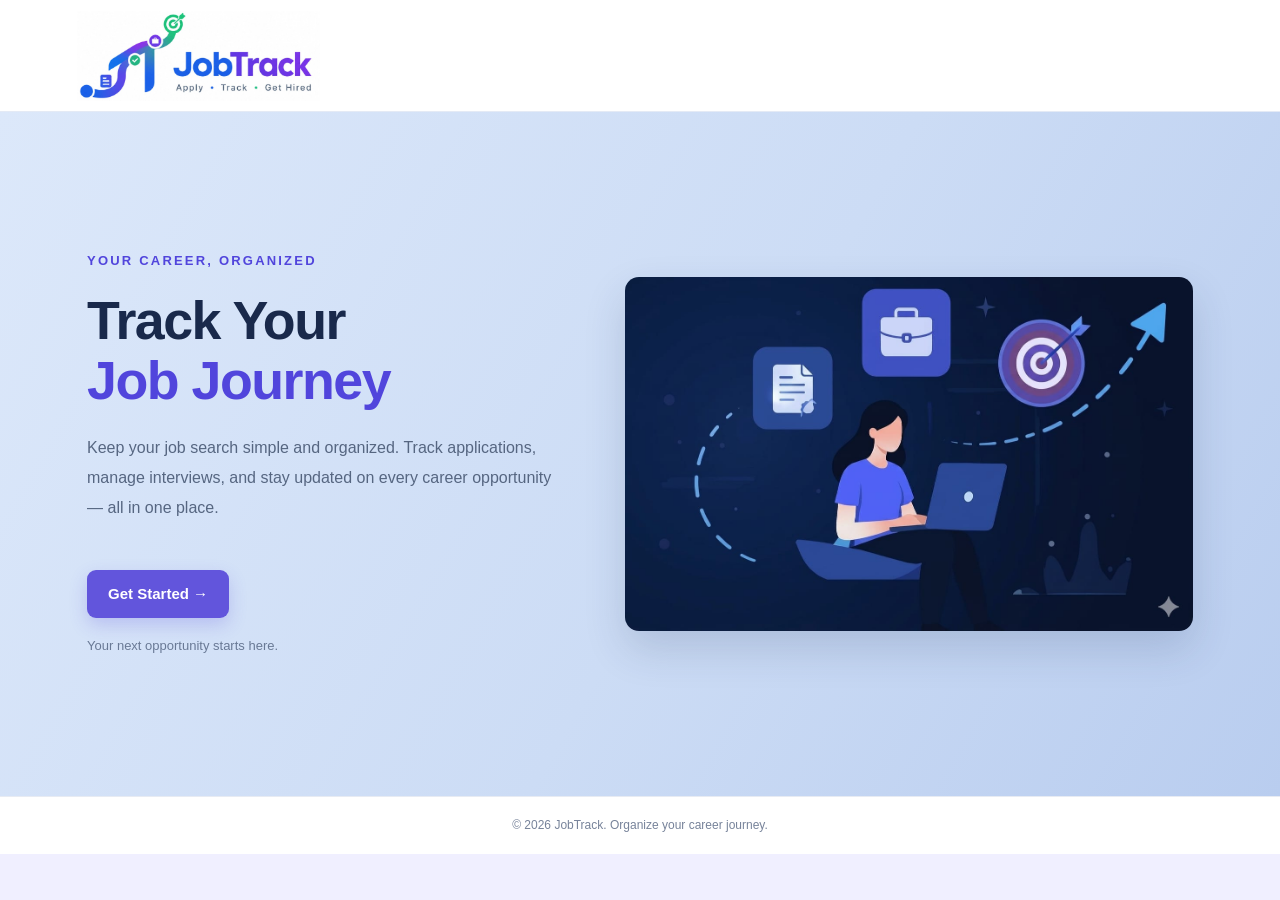
<file: index.html>
<!DOCTYPE html>
<html lang="en">
<head>
    <meta charset="UTF-8">
    <meta name="viewport" content="width=device-width, initial-scale=1.0">
    <title>JobTrack | Track Your Job Journey</title>
    <link rel="stylesheet" href="css/style.css">
</head>
<body>

    <header class="navbar">
       <a href="index.html" class="brand">
        <img src="assets/job track logo.jpeg" alt="JobTrack Logo">
       </a>
    </header>

    <main class="hero">

        <section class="hero-content">
            <p class="tagline">YOUR CAREER, ORGANIZED</p>

            <h1>
                Track Your<br>
                <span>Job Journey</span>
            </h1>

            <p class="description">
                Keep your job search simple and organized.
                Track applications, manage interviews, and
                stay updated on every career opportunity —
                all in one place.
            </p>

            <a href="signup.html" class="primary-btn">
                Get Started →
            </a>

            <p class="note">
                Your next opportunity starts here.
            </p>
        </section>

        <!-- PASTE YOUR IMAGE PATH IN THE src ATTRIBUTE -->
        <section class="hero-image">
            <img
                src="assets/Landing-page.jpeg"
                alt="JobTrack job application tracking preview"
            >
        </section>

    </main>

    <footer>
        <p>© 2026 JobTrack. Organize your career journey.</p>
    </footer>

</body>
</html>
</file>
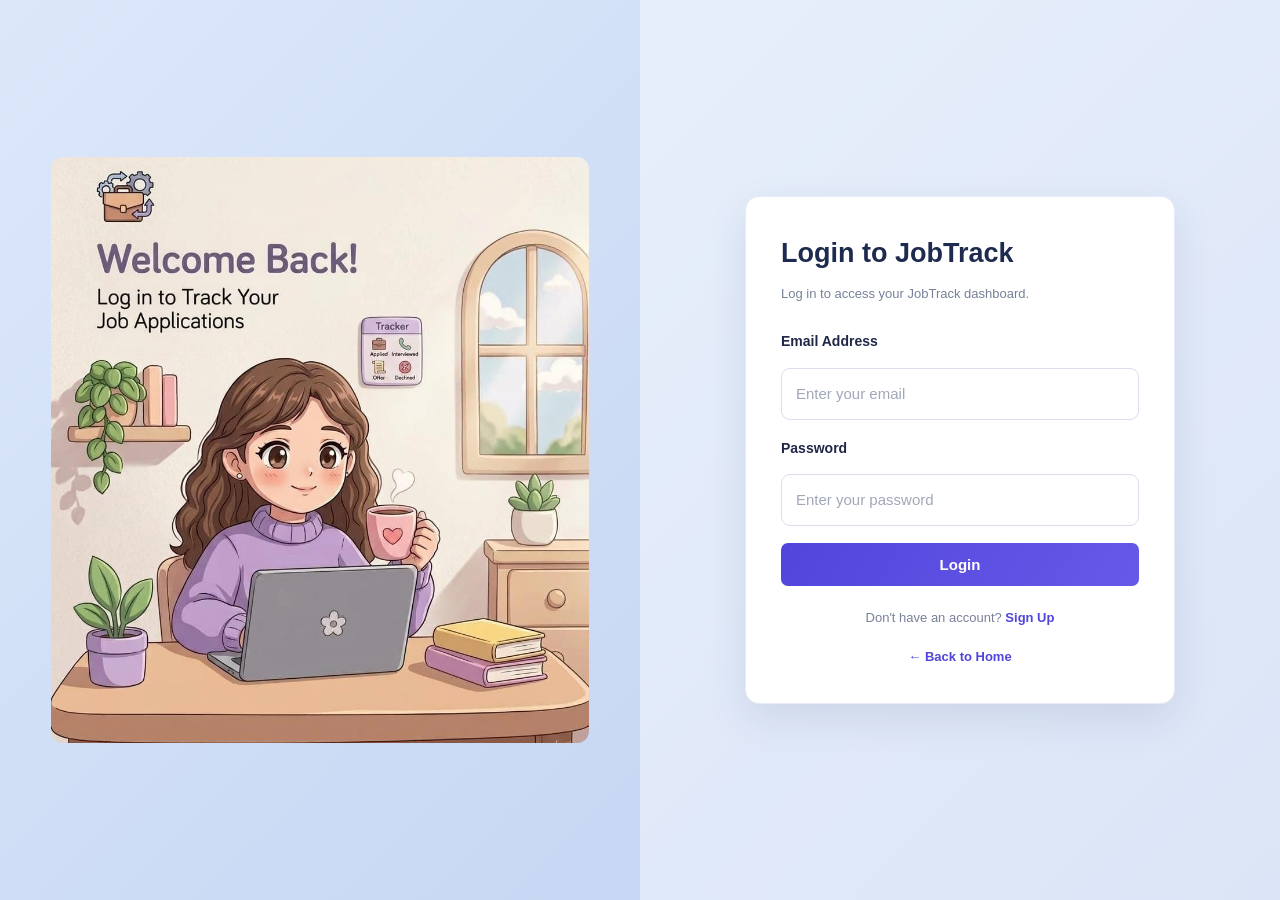
<file: add-application.html>
<!DOCTYPE html>
<html lang="en">
<head>
    <meta charset="UTF-8">
    <meta name="viewport" content="width=device-width, initial-scale=1.0">
    <title>JobTrack | Add Application</title>

    <!-- Keep the existing dashboard stylesheet unchanged -->
    <link rel="stylesheet" href="css/style.css">
    <link rel="stylesheet" href="css/add-application.css">

    <script src="js/auth.js"></script>
    <script>
        requireLogin();
    </script>
</head>

<body class="add-application-page">

    <div class="add-app-layout">

        <!-- Sidebar -->
        <aside class="add-app-sidebar">
            <div class="add-app-sidebar-image">
                <img src="assets/job track logo.jpeg"
                     alt="Job search illustration">
            </div>

            <nav class="add-app-nav">
                <a href="dashboard.html">🏠 Dashboard</a>
                <a href="my-application.html">📋 My Applications</a>
                <a href="interviews.html">
                    📅 Interviews & Follow-ups
                </a>
                <a href="dashboard.html#statistics">📊 Statistics</a>
                <a href="admin.html">🛡️ Admin</a>
            </nav>

            <div class="sidebar-bottom-image">
            <img src="assets/sidebar-image.jpeg" alt="JobTrack illustration">
            </div>

            <p class="add-app-sidebar-note">
                Every application is a step towards your dream career.
            </p>

        </aside>

        <!-- Main Content -->
        <main class="add-app-main">

            <header class="add-app-header">
                <div>
                    <p class="add-app-eyebrow">YOUR CAREER, ORGANIZED</p>
                    <h1>Add New Application</h1>
                    <p>Keep all your job opportunities in one place.</p>
                </div>

                <button type="button" id="logoutBtn"
                        class="add-app-logout">
                    Logout ↗
                </button>
            </header>

            <!-- Page banner with image -->
            <section class="add-app-banner">
                <div>
                    <h2>One step closer to your dream job! ✨</h2>
                    <p>
                        Record your application details today.
                        Stay organized and never miss an opportunity.
                    </p>
                </div>

                <img src="assets/my-application.jpeg"
                     alt="Organize your job applications">
            </section>

            <!-- Application Form -->
            <section class="add-app-card">

                <div class="add-app-section-heading">
                    <div>
                        <h2>Application Details</h2>
                        <p>
                            Fill in the information below to save a job.
                            Fields marked * are required.
                        </p>
                    </div>
                </div>

                <form id="applicationForm">

                    <div class="add-app-form-grid">

                        <div class="add-app-field">
                            <label for="companyName">Company Name *</label>
                            <input type="text" id="companyName"
                                   name="companyName"
                                   placeholder="e.g. Google"
                                   maxlength="100" required>
                        </div>

                        <div class="add-app-field">
                            <label for="position">Job Position *</label>
                            <input type="text" id="position"
                                   name="position"
                                   placeholder="e.g. Software Developer"
                                   maxlength="100" required>
                        </div>

                        <div class="add-app-field">
                            <label for="location">Job Location</label>
                            <input type="text" id="location"
                                   name="location"
                                   placeholder="e.g. Hyderabad / Remote"
                                   maxlength="100">
                        </div>

                        <div class="add-app-field">
                            <label for="jobType">Job Type</label>
                            <select id="jobType" name="jobType">
                                <option value="">Select job type</option>
                                <option value="Full-time">Full-time</option>
                                <option value="Part-time">Part-time</option>
                                <option value="Internship">Internship</option>
                                <option value="Contract">Contract</option>
                                <option value="Remote">Remote</option>
                            </select>
                        </div>

                        <div class="add-app-field">
                            <label for="appliedDate">Application Date *</label>
                            <input type="date" id="appliedDate"
                                   name="appliedDate" required>
                        </div>

                        <div class="add-app-field">
                            <label for="status">Application Status *</label>
                            <select id="status" name="status" required>
                                <option value="Applied">Applied</option>
                                <option value="Interview">Interview</option>
                                <option value="Offer">Offer</option>
                                <option value="Rejected">Rejected</option>
                            </select>
                        </div>

                        <div class="add-app-field">
                            <label for="interviewDate">Interview Date</label>
                            <input type="date" id="interviewDate"
                                   name="interviewDate">
                        </div>

                        <div class="add-app-field">
                            <label for="followUpDate">Follow-up Date</label>
                            <input type="date" id="followUpDate"
                                   name="followUpDate">
                        </div>

                        <div class="add-app-field full-width">
                            <label for="jobUrl">Job Posting URL</label>
                            <input type="url" id="jobUrl" name="jobUrl"
                                   placeholder="https://example.com/job"
                                   maxlength="1000">
                        </div>

                        <div class="add-app-field full-width">
                            <label for="description">Job Description / Notes</label>
                            <textarea id="description" name="description"
                                      rows="4" maxlength="3000"
                                      placeholder="Add important details, skills, or notes about this opportunity..."></textarea>
                        </div>

                    </div>

                    <div id="formMessage" class="add-app-message"
                         role="status" aria-live="polite"></div>

                    <div class="add-app-form-actions">
                        <button type="reset" class="add-app-reset">
                            Reset Form
                        </button>

                        <a href="dashboard.html"
                           class="add-app-cancel">
                            Cancel
                        </a>

                        <button type="submit" class="add-app-submit">
                            Save Application →
                        </button>
                    </div>

                </form>
            </section>

            <footer class="add-app-footer">
                JobTrack © 2026 | Organize your career journey.
            </footer>

        </main>
    </div>

    <script src="js/add-application.js"></script>

</body>
</html>
</file>
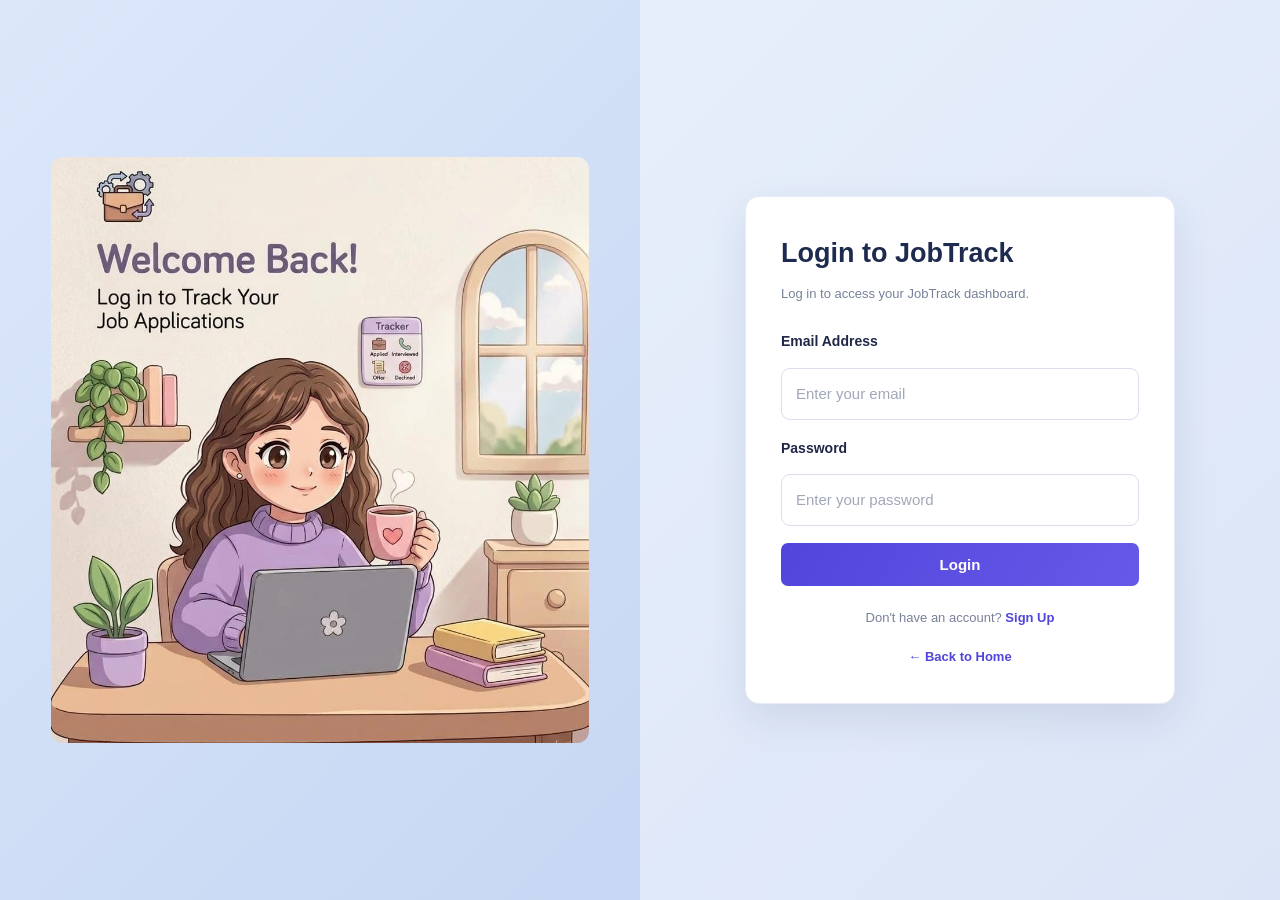
<file: admin.html>
<!DOCTYPE html>
<html lang="en">
<head>
    <meta charset="UTF-8">
    <meta name="viewport" content="width=device-width, initial-scale=1.0">
    <title>JobTrack | Admin</title>

    <link rel="stylesheet" href="css/style.css">
    <link rel="stylesheet" href="css/admin.css">

    <script src="js/auth.js"></script>
    <script>
        requireLogin();
    </script>
</head>
<body>

    <div class="admin-layout">

        <aside class="admin-sidebar">
            <div class="admin-logo">
                <img src="assets/job track logo.jpeg" alt="JobTrack Logo">
            </div>

            <nav class="admin-nav">
                <a href="dashboard.html">🏠 Dashboard</a>
                <a href="my-application.html">📋 My Applications</a>
                <a href="interviews.html">📅 Interviews & Follow-ups</a>
                <a href="statistics.html">📊 Statistics</a>
                <a href="profile.html">👤 Profile</a>
                <a href="admin.html" class="active">🛡️ Admin</a>
            </nav>

            <div class="sidebar-bottom-image">
    <img src="assets/sidebar-image.jpeg" alt="JobTrack illustration">
</div>

            <button id="adminLogoutBtn" class="admin-logout">
                Logout
            </button>
        </aside>

        <main class="admin-main">

            <header class="admin-header">
                <p class="admin-eyebrow">ADMINISTRATION</p>
                <h1>Admin Dashboard</h1>
                <p>View registered users and monitor JobTrack application activity.</p>
            </header>

            <section class="admin-stats">

                <article class="admin-stat-card">
                    <span>Total Registered Users</span>
                    <h2 id="totalUsers">0</h2>
                </article>

                <article class="admin-stat-card">
                    <span>Total Job Applications</span>
                    <h2 id="totalApplications">0</h2>
                </article>

                <article class="admin-stat-card">
                    <span>Users with Applications</span>
                    <h2 id="activeUsers">0</h2>
                </article>

            </section>

            <section class="admin-section">
                <div class="admin-section-heading">
                    <div>
                        <h2>Registered Users</h2>
                        <p>Users registered in this browser's Local Storage.</p>
                    </div>

                    <input
                        type="search"
                        id="userSearch"
                        placeholder="Search by name or email..."
                        aria-label="Search registered users"
                    >
                </div>

                <div class="admin-table-wrapper">
                    <table class="admin-table">
                        <thead>
                            <tr>
                                <th>Name</th>
                                <th>Email</th>
                                <th>Applications</th>
                            </tr>
                        </thead>

                        <tbody id="usersTableBody">
                            <tr>
                                <td colspan="3">Loading users...</td>
                            </tr>
                        </tbody>
                    </table>
                </div>

                <p id="adminMessage" class="admin-message" aria-live="polite"></p>
            </section>

        </main>
    </div>

    <script src="js/admin.js"></script>
</body>
</html>
</file>
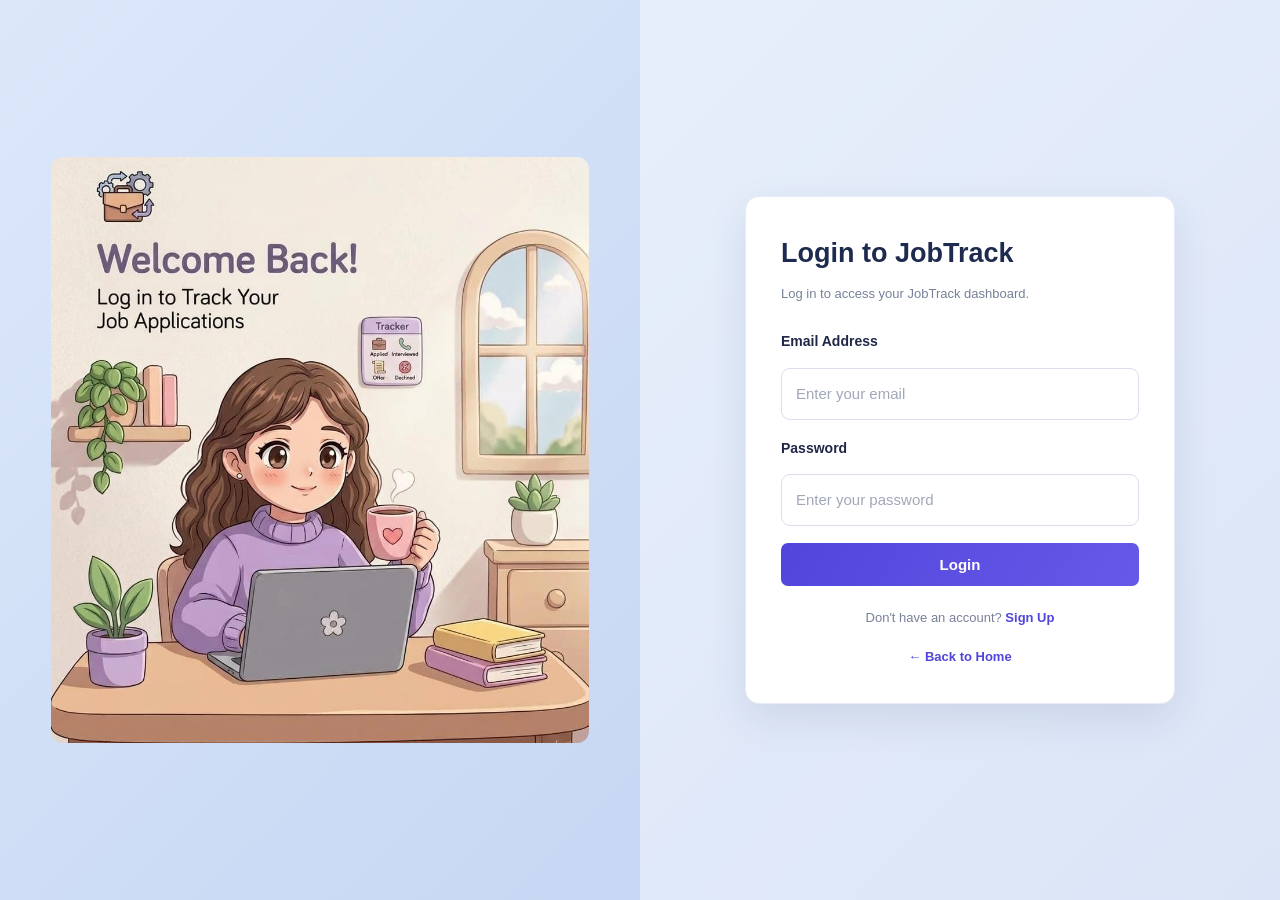
<file: dashboard.html>
<!DOCTYPE html>
<html lang="en">
<head>
    <meta charset="UTF-8">
    <meta name="viewport" content="width=device-width, initial-scale=1.0">
    <title>JobTrack | Dashboard</title>
    <link rel="stylesheet" href="css/style.css">
    <script src="js/auth.js"></script>
<script>
    requireLogin();
</script>
</head>

<body>

    <div class="dashboard-layout">

        <!-- Sidebar -->
        <aside class="sidebar">
            <div class="sidebar-image">
                <img src="assets/job track logo.jpeg"
                     alt="Career tracking illustration">
            </div>

            <br>
            <br>

            <nav class="sidebar-nav">
                <a href="dashboard.html" class="active">🏠 Dashboard</a>
                <a href="my-application.html">📋 My Applications</a>
                <a href="interviews.html">📅 Interviews & Follow-ups</a>
                <a href="statistics.html">📊 Statistics</a>
                <a href="profile.html">👤 My Profile</a>
                <a href="admin.html">🛡️ Admin</a>
            </nav>

            <div class="sidebar-bottom-image">
    <img src="assets/sidebar-image.jpeg" alt="JobTrack illustration">
</div>

            <p class="sidebar-note">
                Your career journey, organized in one place.
            </p>
        </aside>

        <!-- Main Content -->
        <main class="main-content">

            <!-- Top Header -->
            <header class="top-header">
                <div>
                    <h2>My Dashboard</h2>
                    <p>Track your job search progress.</p>
                </div>

                <div class="header-actions">
                    <button id="logoutBtn" class="logout-btn">
                        Logout ↗
                    </button>
                </div>
            </header>

            <!-- Welcome Banner -->
            <section class="welcome-banner">
                <div>
                    <p class="eyebrow">YOUR CAREER, ORGANIZED</p>
                    <h1>Welcome back! 👋</h1>
                    <p>
                        Keep going! Every application brings you
                        closer to your dream job.
                    </p>
                    <a href="add-application.html" class="primary-btn">
                        + Add Application
                    </a>
                </div>

                <img src="assets/dashboard.jpeg"
                     alt="Job application dashboard illustration">
            </section>

            <!-- Summary Cards -->
            <section class="stats-grid">

                <article class="stat-card">
                    <span class="stat-icon">💼</span>
                    <p>Total Applications</p>
                    <h2 id="totalCount">0</h2>
                </article>

                <article class="stat-card">
                    <span class="stat-icon">📨</span>
                    <p>Applied</p>
                    <h2 id="appliedCount">0</h2>
                </article>

                <article class="stat-card">
                    <span class="stat-icon">🎤</span>
                    <p>Interviews</p>
                    <h2 id="interviewCount">0</h2>
                </article>

                <article class="stat-card">
                    <span class="stat-icon">🎉</span>
                    <p>Offers</p>
                    <h2 id="offerCount">0</h2>
                </article>

            </section>

            <!-- Recent Applications -->
            <section class="content-card">
                <div class="section-heading">
                    <div>
                        <h2>Recent Applications</h2>
                        <p>Your latest job application updates.</p>
                    </div>

                    <a href="my-application.html">View All →</a>
                </div>

                <div class="table-wrapper">
                    <table>
                        <thead>
                            <tr>
                                <th>Company</th>
                                <th>Position</th>
                                <th>Applied Date</th>
                                <th>Status</th>
                            </tr>
                        </thead>

                        <tbody id="recentApplications">
                            <tr>
                                <td colspan="4">
                                    No applications yet.
                                    Click Add Application to get started.
                                </td>
                            </tr>
                        </tbody>
                    </table>
                </div>
            </section>

            <!-- Statistics and Reminders -->
            <section class="bottom-grid">

                <article class="content-card" id="statistics">
                    <h2>Application Progress</h2>
                    <p>Check your current job search progress.</p>

                    <div class="progress-item">
                        <span>Applied</span>
                        <div class="progress-track">
                            <div id="appliedProgress"
                                 class="progress-fill"></div>
                        </div>
                    </div>

                    <div class="progress-item">
                        <span>Interviews</span>
                        <div class="progress-track">
                            <div id="interviewProgress"
                                 class="progress-fill"></div>
                        </div>
                    </div>

                    <div class="progress-item">
                        <span>Offers</span>
                        <div class="progress-track">
                            <div id="offerProgress"
                                 class="progress-fill"></div>
                        </div>
                    </div>

                    <p>
                        Offer rate:
                        <strong id="offerRate">0%</strong>
                    </p>
                </article>

                <article class="content-card" id="reminders">
                    <h2>Upcoming Interviews & Follow-ups</h2>
                    <p>Remember your next important steps.</p>

                    <div id="reminderList">
                        <p>No upcoming reminders yet.</p>
                    </div>
                </article>

            </section>
            <br>
            <footer class="dashboard-footer">
                JobTrack © 2026 | Organize your career journey.
            </footer>

        </main>
    </div>

    <script src="js/dashboard.js"></script>

</body>
</html>
</file>
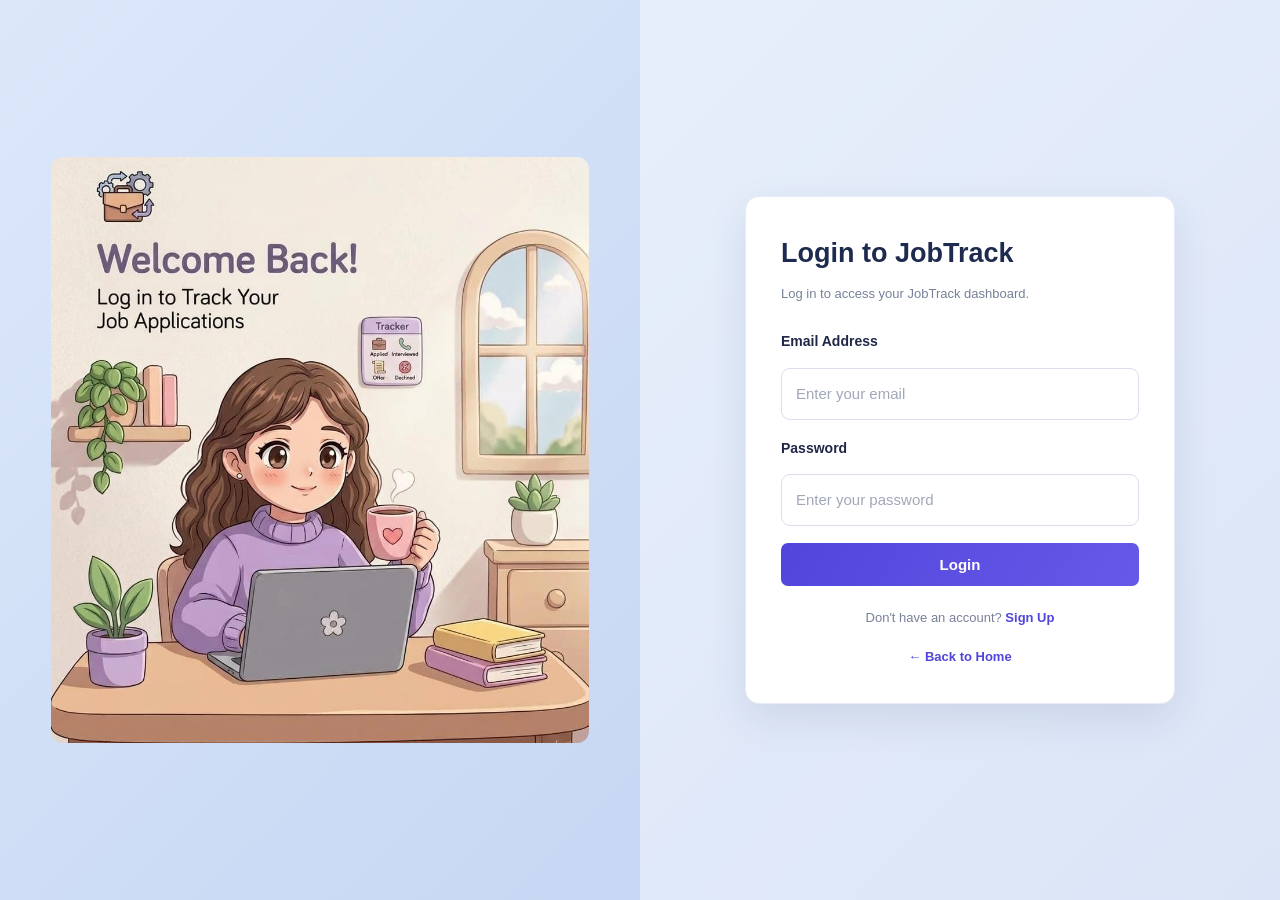
<file: interviews.html>
<!DOCTYPE html>
<html lang="en">
<head>
    <meta charset="UTF-8">
    <meta name="viewport" content="width=device-width, initial-scale=1.0">
    <title>JobTrack | Interviews & Follow-ups</title>

    <link rel="stylesheet" href="css/style.css">
    <link rel="stylesheet" href="css/interviews.css">

    <script src="js/auth.js"></script>
    <script>
        requireLogin();
    </script>
</head>

<body>
    <div class="interviews-layout">

        <aside class="interviews-sidebar">
            <div class="interviews-logo">
                <img src="assets/job track logo.jpeg" alt="JobTrack Logo">
            </div>


            <nav class="interviews-nav">
                <a href="dashboard.html">🏠 Dashboard</a>
                <a href="my-application.html">📋 My Applications</a>
                <a href="interviews.html" class="active">📅 Interviews & Follow-ups</a>
                <a href="statistics.html">📊 Statistics</a>
                <a href="profile.html">👤 Profile</a>
                <a href="admin.html">🛡️ Admin</a>
            </nav>
            <div class="sidebar-bottom-image">
    <img src="assets/sidebar-image.jpeg" alt="JobTrack illustration">
</div>

            <button id="logoutBtn" class="interviews-logout">Logout</button>
        </aside>

        <main class="interviews-main">

            <header class="interviews-header">
                <p class="interviews-eyebrow">STAY PREPARED</p>
                <h1>Interviews & Follow-ups</h1>
                <p>Keep track of upcoming interviews and follow-up dates.</p>
            </header>

        <section class="interviews-banner">
    <div class="interviews-banner-text">
        <h2>Every opportunity deserves preparation.</h2>
        <p>Review your upcoming interviews and follow-ups in one place.</p>
    </div>

    <img
        src="assets/interview-followup.jpeg"
        alt="Job search illustration"
        class="interviews-banner-image"
    >
</section>

            <section class="interviews-section">
                <div class="interviews-section-heading">
                    <h2>Upcoming Interviews</h2>
                    <p>Applications with an interview date.</p>
                </div>

                <div id="upcomingInterviews" class="interviews-list"></div>
            </section>

            <section class="interviews-section">
                <div class="interviews-section-heading">
                    <h2>Follow-up Reminders</h2>
                    <p>Applications that need your attention.</p>
                </div>

                <div id="followUpReminders" class="interviews-list"></div>
            </section>

            <p id="interviewsMessage" class="interviews-message"></p>

        </main>
    </div>

    <script src="js/interviews.js"></script>
</body>
</html>
</file>
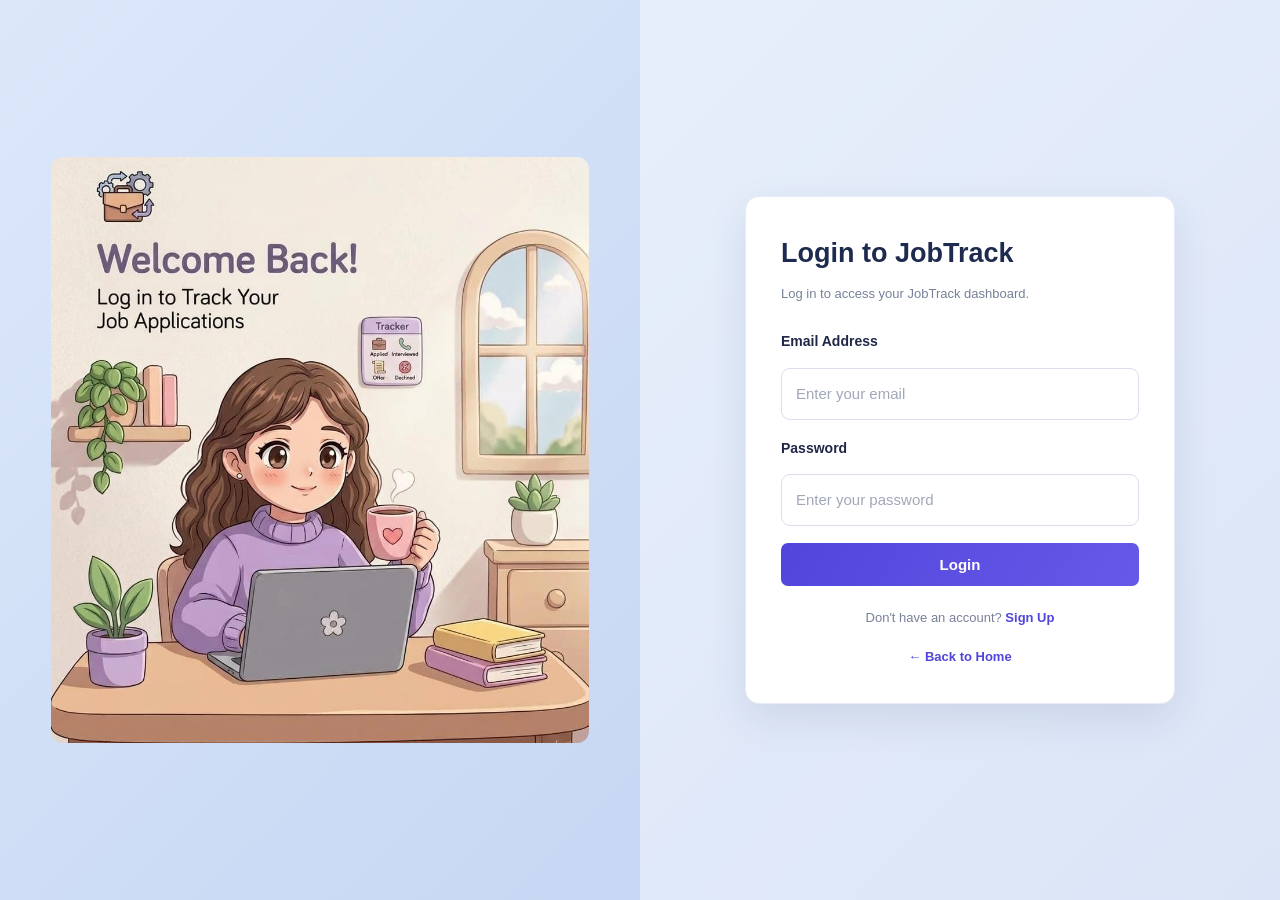
<file: login.html>
<!DOCTYPE html>
<html lang="en">
<head>
    <meta charset="UTF-8">
    <meta name="viewport" content="width=device-width, initial-scale=1.0">

    <title>Login | JobTrack</title>
    <link rel="stylesheet" href="css/style.css">
    <script src="js/login.js" defer></script>
</head>

<body class="auth-page">

    <main class="auth-layout">

        <!-- Left Side: Login Image -->
        <section class="auth-visual">

            <img
                src="assets/loginpage.jpeg"
                alt="JobTrack login illustration"
                class="auth-illustration"
            >
        </section>

        <!-- Right Side: Login Form -->
        <section class="auth-form-section">

            <form class="auth-card" id="loginForm">

                <h1>Login to JobTrack</h1>

                <p class="auth-description">
                    Log in to access your JobTrack dashboard.
                </p>

                <div class="form-group">
                    <label for="email">Email Address</label>
                    <input
                        type="email"
                        id="email"
                        placeholder="Enter your email"
                        required
                    >
                </div>

                <div class="form-group">
                    <label for="password">Password</label>
                    <input
                        type="password"
                        id="password"
                        placeholder="Enter your password"
                        required
                    >
                </div>

                <p id="message"
                   class="form-message"
                   aria-live="polite"></p>

                <button type="submit" class="auth-button">
                    Login
                </button>

                <p class="auth-switch">
                    Don't have an account?
                    <a href="signup.html">Sign Up</a>
                </p>

                <a href="index.html" class="back-link">
                    ← Back to Home
                </a>

            </form>

        </section>

    </main>

</body>
</html>
</file>
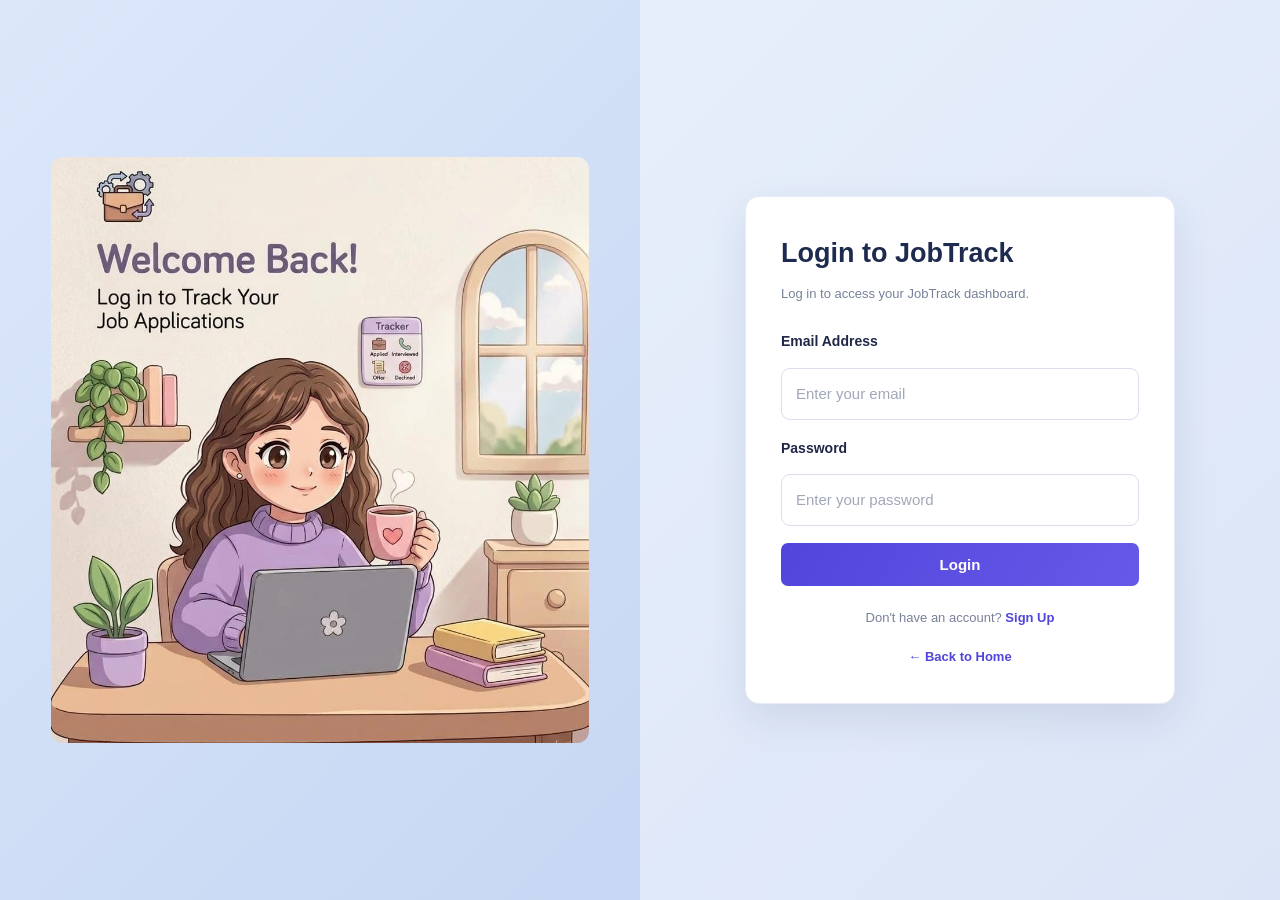
<file: my-application.html>
<!DOCTYPE html>
<html lang="en">
<head>
    <meta charset="UTF-8">
    <meta name="viewport" content="width=device-width, initial-scale=1.0">
    <title>JobTrack | My Applications</title>

    <link rel="stylesheet" href="css/style.css">
    <link rel="stylesheet" href="css/my-application.css">

    <script src="js/auth.js"></script>
    <script>
        requireLogin();
    </script>
</head>

<body class="my-applications-page">

    <div class="my-app-layout">

        <!-- Sidebar -->
        <aside class="my-app-sidebar">


            <div class="my-app-sidebar-image">
                <img src="assets/job track logo.jpeg"
                     alt="Job application tracking illustration">
            </div>

            <nav class="my-app-nav">
                <a href="dashboard.html">🏠 Dashboard</a>
                <a href="my-application.html" class="active">
                    📋 My Applications
                </a>
                <a href="interviews.html">
                    📅 Interviews & Follow-ups
                </a>
                 <a href="profile.html">👤 My Profile</a>
                <a href="statistics.html">📊 Statistics</a>
                <a href="admin.html">🛡️ Admin</a>
            </nav>

            <div class="sidebar-bottom-image">
    <img src="assets/sidebar-image.jpeg" alt="JobTrack illustration">
</div>

            <p class="my-app-sidebar-note">
                Every opportunity matters. Keep your career organized.
            </p>
        </aside>

        <!-- Main content -->
        <main class="my-app-main">

            <header class="my-app-header">
                <div>
                    <p class="my-app-eyebrow">YOUR CAREER, ORGANIZED</p>
                    <h1>My Applications</h1>
                    <p>Manage and track all your job opportunities.</p>
                </div>

                <div class="my-app-header-actions">
                    <a href="add-application.html" class="my-app-add-btn">
                        + Add Application
                    </a>

                    <button id="logoutBtn" class="my-app-logout">
                        Logout ↗
                    </button>
                </div>
            </header>

            <!-- Banner -->
            <section class="my-app-banner">
                <div>
                    <h2>Your job search, all in one place. ✨</h2>
                    <p>
                        Review your applications, update their status,
                        and keep track of your next career opportunity.
                    </p>
                </div>

                <img src="assets/add-application.jpeg"
                     alt="Organized job search">
            </section>


            <!-- Application list -->
            <section class="my-app-card">

                <div class="my-app-section-heading">
                    <div>
                        <h2>All Applications</h2>
                        <p id="resultsText">
                            Your saved job applications will appear here.
                        </p>
                    </div>
                </div>

                <!-- Search and filter -->
                <div class="my-app-controls">

                    <input type="search"
                           id="searchInput"
                           placeholder="🔍 Search company or position..."
                           aria-label="Search applications">

                    <select id="statusFilter"
                            aria-label="Filter by application status">
                        <option value="All">All Statuses</option>
                        <option value="Applied">Applied</option>
                        <option value="Interview">Interview</option>
                        <option value="Offer">Offer</option>
                        <option value="Rejected">Rejected</option>
                    </select>

                </div>

                <div id="emptyState" class="my-app-empty" hidden>
                    <img src="assets/dashboard.jpeg"
                         alt="Job application illustration">

                    <h3 id="emptyTitle">No applications yet</h3>

                    <p id="emptyDescription">
                        Add your first job application to get started.
                    </p>

                    <a href="add-application.html" class="my-app-add-btn">
                        + Add Application
                    </a>
                </div>

                <div class="my-app-table-wrapper" id="tableWrapper">
                    <table class="my-app-table">
                        <thead>
                            <tr>
                                <th>Company</th>
                                <th>Position</th>
                                <th>Applied Date</th>
                                <th>Status</th>
                                <th>Interview</th>
                                <th>Actions</th>
                            </tr>
                        </thead>

                        <tbody id="applicationsTableBody"></tbody>
                    </table>
                </div>

                <p id="pageMessage" class="my-app-message"
                   role="status" aria-live="polite"></p>

            </section>

            <footer class="my-app-footer">
                JobTrack © 2026 | Organize your career journey.
            </footer>

        </main>
    </div>

    <!-- Edit application dialog -->
    <dialog id="editDialog" class="my-app-dialog">

        <form id="editForm">
            <h2>Edit Application</h2>
            <p>Update the details of your saved application.</p>

            <input type="hidden" id="editId">

            <label for="editCompany">Company Name *</label>
            <input type="text" id="editCompany" maxlength="100" required>

            <label for="editPosition">Job Position *</label>
            <input type="text" id="editPosition" maxlength="100" required>

            <label for="editAppliedDate">Application Date *</label>
            <input type="date" id="editAppliedDate" required>

            <label for="editStatus">Application Status *</label>
            <select id="editStatus" required>
                <option value="Applied">Applied</option>
                <option value="Interview">Interview</option>
                <option value="Offer">Offer</option>
                <option value="Rejected">Rejected</option>
            </select>

            <label for="editInterviewDate">Interview Date</label>
            <input type="date" id="editInterviewDate">

            <label for="editFollowUpDate">Follow-up Date</label>
            <input type="date" id="editFollowUpDate">

            <div class="my-app-dialog-actions">
                <button type="button" id="cancelEdit"
                        class="my-app-cancel-btn">
                    Cancel
                </button>

                <button type="submit" class="my-app-add-btn">
                    Save Changes
                </button>
            </div>
        </form>

    </dialog>

    <script src="js/my-application.js"></script>

</body>
</html>
</file>
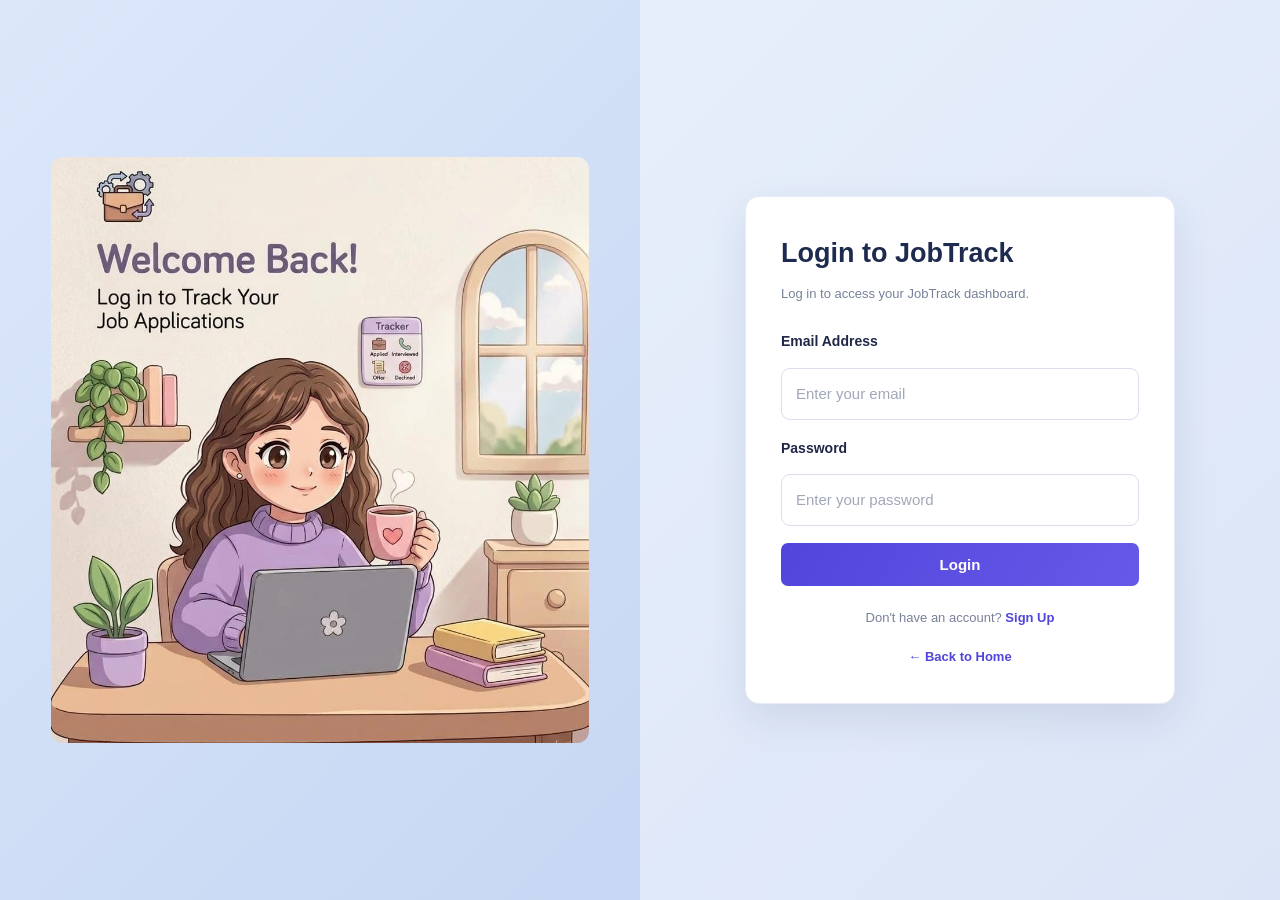
<file: profile.html>
<!DOCTYPE html>
<html lang="en">
<head>
    <meta charset="UTF-8">
    <meta name="viewport" content="width=device-width, initial-scale=1.0">

    <title>JobTrack | My Profile</title>

    <link rel="stylesheet" href="css/style.css">
    <link rel="stylesheet" href="css/profile.css">

    <script src="js/auth.js"></script>
    <script>
        requireLogin();
    </script>
</head>

<body>

<div class="profile-layout">

    <!-- SIDEBAR -->
    <aside class="profile-sidebar">

        <div class="profile-logo">
            <img src="assets/job track logo.jpeg" alt="JobTrack">
        </div>

        <p class="profile-nav-heading">WORKSPACE</p>

        <nav class="profile-nav">
            <a href="dashboard.html">🏠 Dashboard</a>
            <a href="add-application.html">➕ Add Application</a>
            <a href="my-application.html">📋 My Applications</a>
            <a href="interviews.html">📅 Interviews & Follow-ups</a>
            <a href="statistics.html">📊 Statistics</a>
            <a href="profile.html" class="active">👤 Profile</a>
            <a href="admin.html" class="admin-nav-link">🛡️ Admin</a>
        </nav>

        <div class="sidebar-bottom-image">
    <img src="assets/sidebar-image.jpeg" alt="JobTrack illustration">
</div>

        <div class="profile-sidebar-bottom">
            <p>Keep moving towards your dream career.</p>
            <button id="profileLogoutBtn" class="profile-logout">
                ↪ Logout
            </button>
        </div>

    </aside>

    <!-- MAIN CONTENT -->
    <main class="profile-main">

        <!-- TOP BAR -->
        <header class="profile-topbar">
            <div>
                <p class="profile-eyebrow">YOUR PERSONAL SPACE</p>
                <h1>My Profile</h1>
                <p class="profile-subtitle">
                    Your account, your career journey.
                </p>
            </div>

            <div class="profile-top-icon">✦</div>
        </header>

        <!-- HERO BANNER -->
        <section class="profile-hero">

            <div class="profile-hero-content">
                <span class="profile-hero-label">YOUR CAREER JOURNEY</span>

                <h2>Every great career<br>starts with a plan.</h2>

                <p>
                    Keep your details up to date and stay organized
                    as you work towards your next opportunity.
                </p>
            </div>

            <div class="profile-hero-visual">
                <img
                    src="assets/profile.jpeg"
                    alt="JobTrack career planning illustration"
                >
            </div>

        </section>

        <!-- PROFILE OVERVIEW -->
        <section class="profile-overview">

            <div class="profile-identity-card">

                <div class="profile-avatar" id="profileAvatar">
                    U
                </div>

                <div class="profile-identity-text">
                    <span class="profile-small-label">YOUR ACCOUNT</span>
                    <h2 id="profileDisplayName">Loading profile...</h2>
                    <p id="profileDisplayEmail"></p>
                    <span class="profile-member-tag">
                        ✦ JobTrack Member
                    </span>
                </div>

            </div>

            <div class="profile-tip-card">
                <div class="profile-tip-icon">✧</div>
                <div>
                    <h3>Small steps matter</h3>
                    <p>
                        Keep your profile accurate so your career
                        journey stays organized.
                    </p>
                </div>
            </div>

        </section>

        <!-- ACCOUNT DETAILS -->
        <section class="profile-details-card">

            <div class="profile-section-heading">
                <div>
                    <span class="profile-small-label">PERSONAL INFORMATION</span>
                    <h2>Account Details</h2>
                    <p>Update your name and review your registered email.</p>
                </div>

                <span class="profile-edit-icon">✎</span>
            </div>

            <form id="profileForm">

                <div class="profile-form-grid">

                    <div class="profile-field">
                        <label for="profileName">Full Name</label>
                        <input
                            type="text"
                            id="profileName"
                            name="profileName"
                            placeholder="Enter your full name"
                            maxlength="80"
                            required
                        >
                    </div>

                    <div class="profile-field">
                        <label for="profileEmail">Email Address</label>
                        <input
                            type="email"
                            id="profileEmail"
                            name="profileEmail"
                            readonly
                        >
                        <small>Your registered email cannot be changed here.</small>
                    </div>

                </div>

                <div class="profile-form-footer">
                    <p id="profileMessage"
                       class="profile-message"
                       aria-live="polite"></p>

                    <button type="submit" class="profile-save">
                        Save Changes <span>→</span>
                    </button>
                </div>

            </form>

        </section>

        <footer class="profile-footer">
            Made for your next opportunity. <span>♥</span> JobTrack
        </footer>

    </main>

</div>

<script src="js/profile.js"></script>

<script>
    // Show the Admin navigation link only to an admin account.
    if (typeof updateAdminNavigation === "function") {
        updateAdminNavigation();
    }

    // Use the existing logout helper.
    const profileLogoutBtn = document.getElementById("profileLogoutBtn");

    profileLogoutBtn.addEventListener("click", function () {
        logoutUser();
    });
</script>

</body>
</html>
</file>
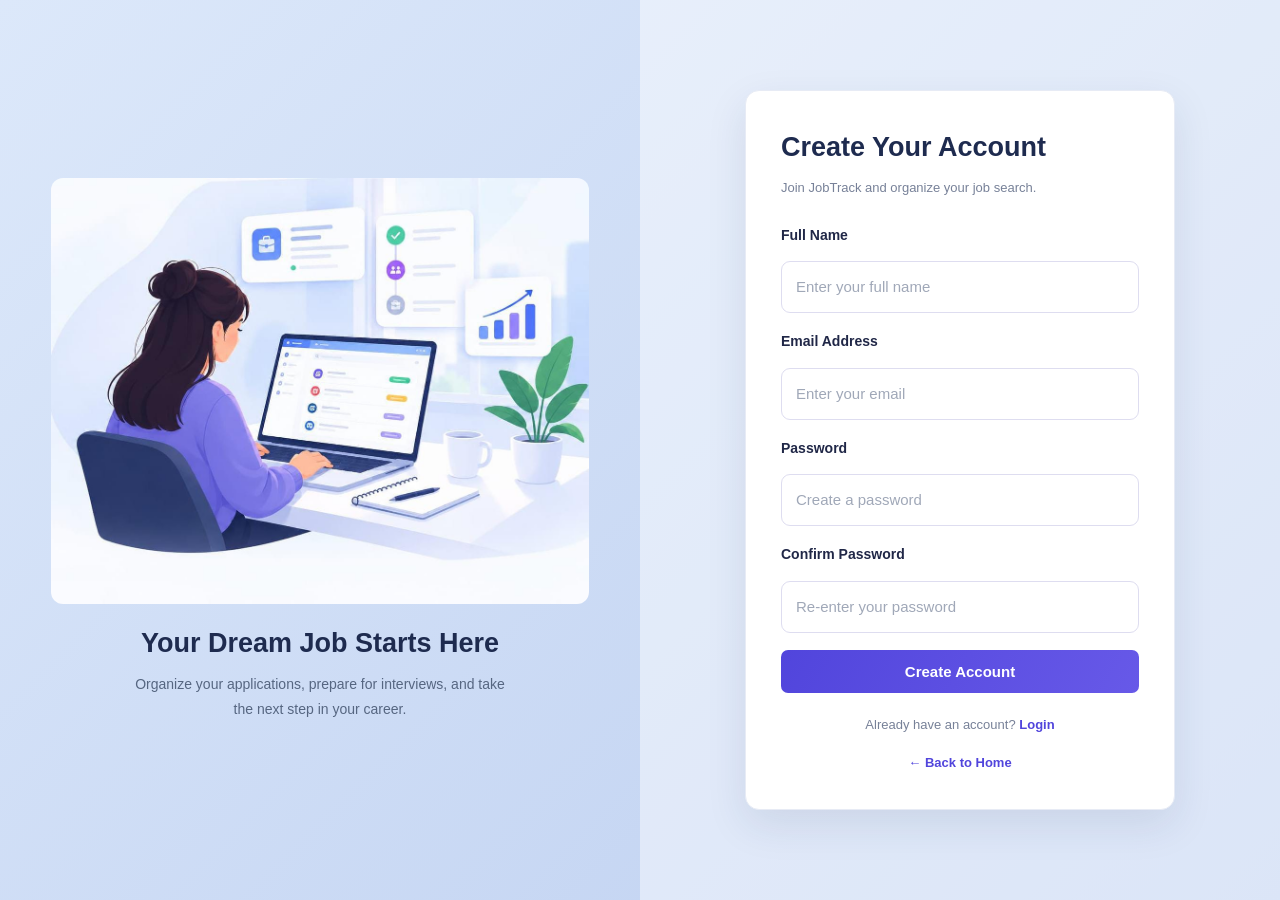
<file: signup.html>
<!DOCTYPE html>
<html lang="en">
<head>
    <meta charset="UTF-8">
    <meta name="viewport" content="width=device-width, initial-scale=1.0">

    <title>Sign Up | JobTrack</title>
    <link rel="stylesheet" href="css/style.css">
    <script src="js/signup.js" defer></script>
</head>

<body class="auth-page">

    <main class="auth-layout">

        <!-- Left Side: Image -->
        <section class="auth-visual">

            <img
                src="assets/career-track.jpeg"
                alt="Job search illustration"
                class="auth-illustration"
            >

            <h2>Your Dream Job Starts Here</h2>

            <p>
                Organize your applications, prepare for interviews,
                and take the next step in your career.
            </p>
        </section>

        <!-- Right Side: Signup Form -->
        <section class="auth-form-section">

            <form class="auth-card" id="signupForm">

                <h1>Create Your Account</h1>

                <p class="auth-description">
                    Join JobTrack and organize your job search.
                </p>

                <div class="form-group">
                    <label for="fullName">Full Name</label>
                    <input
                        type="text"
                        id="fullName"
                        placeholder="Enter your full name"
                        minlength="2"
                        required
                    >
                </div>

                <div class="form-group">
                    <label for="email">Email Address</label>
                    <input
                        type="email"
                        id="email"
                        placeholder="Enter your email"
                        required
                    >
                </div>

                <div class="form-group">
                    <label for="password">Password</label>
                    <input
                        type="password"
                        id="password"
                        placeholder="Create a password"
                        minlength="6"
                        required
                    >
                </div>

                <div class="form-group">
                    <label for="confirmPassword">Confirm Password</label>
                    <input
                        type="password"
                        id="confirmPassword"
                        placeholder="Re-enter your password"
                        minlength="6"
                        required
                    >
                </div>

                <p id="message"
                   class="form-message"
                   aria-live="polite"></p>

                <button type="submit" class="auth-button">
                    Create Account
                </button>

                <p class="auth-switch">
                    Already have an account?
                    <a href="login.html">Login</a>
                </p>

                <a href="index.html" class="back-link">
                    ← Back to Home
                </a>

            </form>

        </section>

    </main>

</body>
</html>
</file>
<file: css/style.css>
/* =========================
   1. General Styles
========================= */
* {
    margin: 0;
    padding: 0;
    box-sizing: border-box;
}

html {
    scroll-behavior: smooth;
}

body {
    font-family: Arial, Helvetica, sans-serif;
    color: #19294b;
    background: #dce7f8;
    line-height: 1.6;
}

/* =========================
   2. Header and Logo
========================= */
.navbar {
    min-height: 112px;
    padding: 10px 6%;
    display: flex;
    align-items: center;
    background: #ffffff;
    border-bottom: 1px solid #e4eaf5;
}

.brand {
    display: inline-flex;
    align-items: center;
    text-decoration: none;
}

.brand img {
    width: 260px;
    height: 90px;
    display: block;
    object-fit: contain;
    object-position: left center;
}

/* =========================
   3. Main Hero Section
========================= */
.hero {
    min-height: 76vh;
    padding: 65px 6.8%;
    display: grid;
    grid-template-columns: 0.92fr 1.08fr;
    align-items: center;
    gap: 55px;
    overflow: hidden;

    background: linear-gradient(
        120deg,
        #dce8fa 0%,
        #ccdcf5 55%,
        #b9cdef 100%
    );
}

/* =========================
   4. Heading and Description
========================= */
.hero-content {
    max-width: 540px;
}

.tagline {
    margin-bottom: 18px;
    color: #5145dc;
    font-size: 13px;
    font-weight: 700;
    letter-spacing: 2.2px;
}

.hero h1 {
    margin-bottom: 22px;
    color: #19294b;
    font-size: clamp(40px, 4.2vw, 58px);
    font-weight: 750;
    line-height: 1.12;
    letter-spacing: -1.5px;
}

.hero h1 span {
    color: #5145dc;
}

.description {
    max-width: 510px;
    margin-bottom: 30px;
    color: #566681;
    font-size: 16px;
    line-height: 1.9;
}

/* =========================
   5. Get Started Button
========================= */
.primary-btn {
    display: inline-flex;
    align-items: center;
    justify-content: center;
    gap: 8px;

    padding: 14px 26px;
    border: 1px solid transparent;
    border-radius: 8px;

    color: #ffffff;
    background: linear-gradient(
        120deg,
        #5145dc,
        #6759e8
    );

    box-shadow: 0 7px 18px rgba(81, 69, 220, 0.22);

    font-size: 15px;
    font-weight: 700;
    text-decoration: none;

    transition:
        transform 0.2s ease,
        box-shadow 0.2s ease,
        background 0.2s ease;
}

.primary-btn:hover {
    transform: translateY(-2px);
    box-shadow: 0 10px 23px rgba(81, 69, 220, 0.3);
    background: #4438c5;
}

.primary-btn:focus-visible {
    outline: 3px solid #9b93ff;
    outline-offset: 4px;
}

.note {
    margin-top: 18px;
    color: #697995;
    font-size: 13px;
}

/* =========================
   6. Landing Page Image
========================= */
.hero-image {
    min-width: 0;
    display: flex;
    align-items: center;
    justify-content: center;
}

.hero-image img {
    display: block;
    width: 100%;
    max-width: 680px;
    height: auto;
    object-fit: contain;

    border-radius: 14px;
    box-shadow: 0 18px 42px rgba(30, 48, 91, 0.16);

    transition: transform 0.25s ease;
}

.hero-image img:hover {
    transform: translateY(-3px);
}

/* =========================
   7. Footer
========================= */
footer {
    padding: 19px 15px;
    color: #77839a;
    background: #ffffff;
    border-top: 1px solid #e7ebf3;
    text-align: center;
    font-size: 12px;
}

/* =========================
   8. Tablet Layout
========================= */
@media (max-width: 950px) {
    .navbar {
        min-height: 95px;
    }

    .brand img {
        width: 225px;
        height: 78px;
    }

    .hero {
        grid-template-columns: 1fr 1fr;
        gap: 30px;
        padding: 50px 5%;
    }

    .hero h1 {
        font-size: 42px;
    }

    .description {
        font-size: 15px;
    }
}

/* =========================
   9. Mobile Layout
========================= */
@media (max-width: 700px) {
    .navbar {
        min-height: 85px;
        padding: 8px 5%;
    }

    .brand img {
        width: 205px;
        height: 70px;
    }

    .hero {
        min-height: auto;
        grid-template-columns: 1fr;
        gap: 38px;
        padding: 45px 7% 50px;
    }

    .hero-content {
        max-width: 100%;
    }

    .tagline {
        font-size: 11px;
        letter-spacing: 1.8px;
    }

    .hero h1 {
        font-size: clamp(38px, 9vw, 48px);
        letter-spacing: -1px;
    }

    .description {
        font-size: 15px;
        line-height: 1.8;
    }

    .hero-image img {
        width: 100%;
        max-width: 520px;
        border-radius: 10px;
    }
}

/* =========================
   10. Small Mobile Screens
========================= */
@media (max-width: 380px) {
    .brand img {
        width: 180px;
        height: 62px;
    }

    .hero {
        padding-right: 6%;
        padding-left: 6%;
    }

    .hero h1 {
        font-size: 35px;
    }

    .primary-btn {
        padding: 12px 21px;
    }
}

/* Respect reduced-motion preferences */
@media (prefers-reduced-motion: reduce) {
    *,
    *::before,
    *::after {
        scroll-behavior: auto !important;
        transition: none !important;
    }
}

/* =========================
   Authentication Pages
========================= */

.auth-page {
    min-height: 100vh;
    background: linear-gradient(135deg, #dce8fa, #bdcff0);
}

.auth-layout {
    min-height: 100vh;
    display: grid;
    grid-template-columns: 1fr 1fr;
}

/* Left image section */
.auth-visual {
    padding: 35px 8%;
    display: flex;
    flex-direction: column;
    align-items: center;
    justify-content: center;
    text-align: center;
}

.auth-logo {
    display: inline-flex;
    justify-content: center;
    margin-bottom: 20px;
}

.auth-logo img {
    width: 220px;
    height: 75px;
    object-fit: contain;
}

.auth-illustration {
    width: 100%;
    max-width: 650px;
    max-height: 600px;
    height: auto;
    object-fit: contain;
    border-radius: 12px;
}

.auth-visual h2 {
    margin-top: 22px;
    color: #1e2b4f;
    font-size: 27px;
    line-height: 1.3;
}

.auth-visual > p {
    max-width: 390px;
    margin-top: 10px;
    color: #566681;
    font-size: 14px;
    line-height: 1.8;
}

/* Right form section */
.auth-form-section {
    padding: 35px 7%;
    display: flex;
    align-items: center;
    justify-content: center;
    background: rgba(255, 255, 255, 0.45);
}

.auth-card {
    width: 100%;
    max-width: 430px;
    padding: 35px;
    background: #ffffff;
    border: 1px solid #e7ebf5;
    border-radius: 14px;
    box-shadow: 0 15px 40px rgba(31, 49, 91, 0.1);
}

.auth-card h1 {
    margin-bottom: 8px;
    color: #1e2b4f;
    font-size: 27px;
}

.auth-description {
    margin-bottom: 25px;
    color: #778198;
    font-size: 13px;
    line-height: 1.7;
}

/* Form fields */
.form-group {
    margin-bottom: 17px;
}

.form-group label {
    display: block;
    margin-bottom: 7px;
    color: #34415f;
    font-size: 13px;
    font-weight: 600;
}

.form-group input {
    width: 100%;
    min-height: 44px;
    padding: 11px 13px;
    border: 1px solid #dce2ee;
    border-radius: 7px;
    outline: none;
    background: #ffffff;
    color: #1e2b4f;
    font-family: inherit;
    font-size: 14px;
    transition: border-color 0.2s, box-shadow 0.2s;
}

.form-group input:focus {
    border-color: #5145dc;
    box-shadow: 0 0 0 3px rgba(81, 69, 220, 0.1);
}

.form-group input::placeholder {
    color: #a0a8b8;
}

/* Submit button */
.auth-button {
    width: 100%;
    padding: 13px;
    border: none;
    border-radius: 7px;
    background: linear-gradient(120deg, #5145dc, #6759e8);
    color: #ffffff;
    font-size: 15px;
    font-weight: 700;
    cursor: pointer;
    transition: background 0.2s, transform 0.2s;
}

.auth-button:hover {
    background: #4438c5;
    transform: translateY(-1px);
}

/* Messages and links */
.form-message {
    margin-bottom: 12px;
    font-size: 13px;
    line-height: 1.5;
}

.form-message:empty {
    display: none;
}

.form-message.error {
    color: #d93045;
}

.form-message.success {
    color: #16834a;
}

.auth-switch {
    margin-top: 22px;
    color: #778198;
    text-align: center;
    font-size: 13px;
}

.auth-switch a,
.back-link {
    color: #5145dc;
    font-weight: 600;
    text-decoration: none;
}

.auth-switch a:hover,
.back-link:hover {
    text-decoration: underline;
}

.back-link {
    display: block;
    margin-top: 18px;
    text-align: center;
    font-size: 13px;
}

/* Responsive layout */
@media (max-width: 800px) {
    .auth-layout {
        grid-template-columns: 1fr;
    }

    .auth-visual {
        padding: 25px 7% 15px;
    }

    .auth-logo {
        margin-bottom: 10px;
    }

    .auth-logo img {
        width: 190px;
        height: 65px;
    }

    .auth-illustration {
        max-width: 300px;
        max-height: 220px;
    }

    .auth-visual h2 {
        margin-top: 12px;
        font-size: 23px;
    }

    .auth-visual > p {
        margin-top: 5px;
    }

    .auth-form-section {
        padding: 20px 6% 35px;
        background: transparent;
    }

    .auth-card {
        max-width: 480px;
        padding: 28px 24px;
    }
}

@media (max-width: 380px) {
    .auth-card {
        padding: 24px 18px;
    }

    .auth-card h1 {
        font-size: 24px;
    }
}

/* ===== BASIC SETTINGS ===== */
* {
    margin: 0;
    padding: 0;
    box-sizing: border-box;
}

:root {
    --lavender: #f0efff;
    --purple: #6255dc;
    --dark-purple: #4436b5;
    --navy: #202747;
    --text: #535c75;
    --white: #ffffff;
    --border: #e8e8f4;
    --light-blue: #f6f7ff;
}

body {
    font-family: "Segoe UI", Arial, sans-serif;
    background: var(--lavender);
    color: var(--navy);
    font-size: 15px;
    line-height: 1.6;
}

a {
    text-decoration: none;
    color: inherit;
}

button {
    font-family: inherit;
    cursor: pointer;
}

/* ===== MAIN LAYOUT ===== */
.dashboard-layout {
    display: grid;
    grid-template-columns: 245px minmax(0, 1fr);
    min-height: 100vh;
}

/* ===== SIDEBAR ===== */
.sidebar {
    background: var(--white);
    border-right: 1px solid var(--border);
    padding: 28px 18px;
    display: flex;
    flex-direction: column;
    gap: 25px;
}

.logo {
    display: flex;
    align-items: center;
    gap: 10px;
    font-size: 23px;
    font-weight: 800;
    color: var(--navy);
    padding: 0 8px;
}

.logo img {
    width: 36px;
    height: 36px;
    object-fit: contain;
}

.sidebar-image {
    background: var(--lavender);
    border-radius: 18px;
    padding: 10px;
    overflow: hidden;
}

.sidebar-image img {
    display: block;
    width: 100%;
    height: 135px;
    object-fit: contain;
}

.sidebar-nav {
    display: grid;
    gap: 9px;
}

.sidebar-nav a {
    padding: 12px 13px;
    border-radius: 10px;
    color: var(--text);
    font-size: 15px;
    font-weight: 600;
    transition: 0.2s ease;
}

.sidebar-nav a:hover,
.sidebar-nav a.active {
    background: var(--lavender);
    color: var(--purple);
}

.sidebar-note {
    margin-top: auto;
    background: var(--light-blue);
    color: var(--text);
    border-radius: 12px;
    padding: 15px;
    font-size: 13px;
}

/* ===== MAIN CONTENT ===== */
.main-content {
    min-width: 0;
    padding: 28px;
}

.top-header {
    display: flex;
    align-items: center;
    justify-content: space-between;
    gap: 20px;
    margin-bottom: 25px;
}

.top-header h2 {
    font-size: 25px;
    font-weight: 750;
}

.top-header p,
.welcome-banner p,
.section-heading p,
.content-card > p {
    color: var(--text);
}

.header-actions {
    display: flex;
    align-items: center;
    justify-content: flex-end;
    gap: 16px;
}

/* LOGOUT AT TOP-RIGHT */
.logout-btn {
    background: var(--white);
    color: var(--purple);
    border: 1px solid #d9d5ff;
    border-radius: 10px;
    padding: 10px 20px;
    font-size: 14px;
    font-weight: 700;
    white-space: nowrap;
    transition: 0.2s ease;
}

.logout-btn:hover {
    background: var(--purple);
    color: var(--white);
}

/* ===== WELCOME BANNER ===== */
.welcome-banner {
    display: grid;
    grid-template-columns: minmax(0, 1fr) 300px;
    align-items: center;
    gap: 20px;
    background: linear-gradient(120deg, #ffffff, #e7e6ff);
    border: 1px solid var(--border);
    border-radius: 18px;
    padding: 25px 30px;
    margin-bottom: 25px;
    overflow: hidden;
}

.eyebrow {
    color: var(--purple) !important;
    font-size: 12px;
    font-weight: 800;
    letter-spacing: 1.5px;
    margin-bottom: 5px;
}

.welcome-banner h1 {
    font-size: clamp(24px, 2.5vw, 32px);
    margin-bottom: 7px;
}

.welcome-banner img {
    width: 100%;
    max-height: 190px;
    object-fit: contain;
    transform: scale(1.08);
}

.primary-btn {
    display: inline-block;
    background: var(--purple);
    color: var(--white);
    padding: 11px 20px;
    border-radius: 9px;
    margin-top: 16px;
    font-weight: 700;
    transition: 0.2s ease;
}

.primary-btn:hover {
    background: var(--dark-purple);
    transform: translateY(-1px);
}

/* ===== SUMMARY CARDS ===== */
.stats-grid {
    display: grid;
    grid-template-columns: repeat(4, minmax(0, 1fr));
    gap: 18px;
    margin-bottom: 25px;
}

.stat-card {
    background: var(--white);
    border: 1px solid var(--border);
    border-radius: 15px;
    padding: 20px;
    box-shadow: 0 4px 15px rgba(52, 46, 100, 0.04);
}

.stat-icon {
    display: inline-flex;
    align-items: center;
    justify-content: center;
    background: var(--lavender);
    width: 43px;
    height: 43px;
    border-radius: 12px;
    font-size: 22px;
    margin-bottom: 12px;
}

.stat-card p {
    color: var(--text);
    font-size: 14px;
    margin-bottom: 4px;
}

.stat-card h2 {
    font-size: 30px;
    line-height: 1.3;
}

/* ===== CONTENT CARDS ===== */
.content-card {
    min-width: 0;
    background: var(--white);
    border: 1px solid var(--border);
    border-radius: 16px;
    padding: 23px;
    box-shadow: 0 4px 15px rgba(52, 46, 100, 0.035);
}

.content-card h2 {
    font-size: 19px;
    margin-bottom: 4px;
}

.section-heading {
    display: flex;
    align-items: center;
    justify-content: space-between;
    gap: 15px;
    margin-bottom: 20px;
}

.section-heading > a {
    color: var(--purple);
    font-weight: 700;
    white-space: nowrap;
}

.section-heading p {
    font-size: 14px;
}

/* ===== APPLICATION TABLE ===== */
.table-wrapper {
    width: 100%;
    overflow-x: auto;
}

table {
    width: 100%;
    border-collapse: collapse;
    text-align: left;
}

th,
td {
    padding: 15px 12px;
    border-bottom: 1px solid var(--border);
    white-space: nowrap;
}

th {
    background: var(--light-blue);
    color: var(--text);
    font-size: 12px;
    text-transform: uppercase;
    letter-spacing: 0.5px;
}

td {
    font-size: 14px;
}

tbody tr:last-child td {
    border-bottom: none;
}

tbody tr:hover {
    background: #fafaff;
}

/* ===== PROGRESS AND REMINDERS ===== */
.bottom-grid {
    display: grid;
    grid-template-columns: repeat(2, minmax(0, 1fr));
    gap: 22px;
    margin-top: 25px;
}

.progress-item {
    margin: 20px 0;
}

.progress-item > span {
    display: block;
    font-size: 14px;
    font-weight: 600;
    margin-bottom: 8px;
}

.progress-track {
    width: 100%;
    height: 10px;
    background: #ecebfa;
    border-radius: 20px;
    overflow: hidden;
}

.progress-fill {
    height: 100%;
    width: 0;
    background: linear-gradient(90deg, #8175ed, #5142ce);
    border-radius: 20px;
    transition: width 0.4s ease;
}

#offerRate {
    color: var(--purple);
    font-size: 18px;
}

#reminderList {
    margin-top: 18px;
}

#reminderList p {
    color: var(--text);
    margin-bottom: 10px;
}

.dashboard-footer {
    text-align: center;
    color: var(--text);
    font-size: 13px;
    padding: 25px 0 5px;
}

/* ===== RESPONSIVE DESIGN ===== */
@media (max-width: 1100px) {
    .dashboard-layout {
        grid-template-columns: 210px minmax(0, 1fr);
    }

    .main-content {
        padding: 20px;
    }

    .stats-grid {
        grid-template-columns: repeat(2, minmax(0, 1fr));
    }

    .welcome-banner {
        grid-template-columns: minmax(0, 1fr) 150px;
    }
}

@media (max-width: 760px) {
    .dashboard-layout {
        grid-template-columns: 1fr;
    }

    .sidebar {
        padding: 15px;
        gap: 15px;
    }

    .sidebar-image,
    .sidebar-note {
        display: none;
    }

    .sidebar-nav {
        grid-template-columns: repeat(2, minmax(0, 1fr));
        gap: 6px;
    }

    .sidebar-nav a {
        font-size: 13px;
        padding: 10px;
    }

    .main-content {
        padding: 15px;
    }

    .top-header {
        align-items: flex-start;
    }

    .top-header h2 {
        font-size: 21px;
    }

    .header-actions {
        gap: 8px;
        flex-wrap: wrap;
    }

    .logout-btn {
        padding: 8px 12px;
    }

    .welcome-banner {
        grid-template-columns: 1fr;
        padding: 20px;
    }

    .welcome-banner img {
        max-height: 120px;
    }

    .stats-grid {
        gap: 12px;
    }

    .stat-card {
        padding: 14px;
    }

    .stat-card h2 {
        font-size: 25px;
    }

    .bottom-grid {
        grid-template-columns: 1fr;
    }

    .content-card {
        padding: 16px;
    }
}

@media (max-width: 400px) {
    .stats-grid {
        grid-template-columns: 1fr;
    }

    .header-actions {
        flex-direction: column;
        align-items: flex-end;
    }
}

/* ===== ADD APPLICATION FORM ===== */

.application-form-card {
    max-width: 1100px;
    margin: 0 auto;
    padding: 30px;
}

.form-grid {
    display: grid;
    grid-template-columns: repeat(2, minmax(0, 1fr));
    gap: 22px;
}

.form-group {
    display: flex;
    flex-direction: column;
    gap: 8px;
}

.form-group label {
    font-weight: 700;
    font-size: 14px;
    color: var(--navy);
}

.form-group input,
.form-group select,
.form-group textarea {
    width: 100%;
    padding: 13px 14px;
    font: inherit;
    color: var(--navy);
    background: #fff;
    border: 1px solid #deddf0;
    border-radius: 9px;
    outline: none;
    transition: border-color 0.2s, box-shadow 0.2s;
}

.form-group input:focus,
.form-group select:focus,
.form-group textarea:focus {
    border-color: var(--purple);
    box-shadow: 0 0 0 3px rgba(98, 85, 220, 0.12);
}

.form-group textarea {
    resize: vertical;
}

.full-width {
    grid-column: 1 / -1;
}

.form-actions {
    display: flex;
    justify-content: flex-end;
    align-items: center;
    gap: 12px;
    margin-top: 25px;
}

.form-actions .primary-btn {
    margin-top: 0;
    border: none;
    font-size: 14px;
}

.secondary-btn {
    background: white;
    color: var(--purple);
    border: 1px solid #d9d5ff;
    border-radius: 9px;
    padding: 11px 20px;
    font-weight: 700;
}

.secondary-btn:hover {
    background: var(--lavender);
}

.form-message {
    margin-top: 16px;
    font-weight: 600;
}

.form-message:empty {
    display: none;
}

@media (max-width: 600px) {
    .form-grid {
        grid-template-columns: 1fr;
    }

    .full-width {
        grid-column: auto;
    }

    .application-form-card {
        padding: 18px;
    }

    .form-actions {
        flex-wrap: wrap;
    }
}

/* Image at the bottom of every sidebar */

.sidebar-bottom-image {
    width: 100%;
    margin-top: 20px;
    padding: 8px;
    box-sizing: border-box;
    display: flex;
    justify-content: center;
    align-items: center;
}

.sidebar-bottom-image img {
    display: block;
    width: 100%;
    max-width: 210px;
    height: auto;
    object-fit: contain;
    border-radius: 12px;
}
</file>
<file: css/add-application.css>
/* ===== JOBTRACK ADD APPLICATION PAGE ===== */

.add-application-page {
    margin: 0;
    min-height: 100vh;
    background: #f7f6fc;
    color: #292742;
    font-family: "Segoe UI", Arial, sans-serif;
}

.add-application-page * {
    box-sizing: border-box;
}

.add-app-layout {
    display: grid;
    grid-template-columns: 250px minmax(0, 1fr);
    min-height: 100vh;
}

/* Sidebar */

.add-app-sidebar {
    background: #ffffff;
    border-right: 1px solid #e9e5f4;
    padding: 26px 18px;
    display: flex;
    flex-direction: column;
    gap: 25px;
}

.add-app-logo {
    display: flex;
    align-items: center;
    gap: 10px;
}

.add-app-logo img {
    width: 43px;
    height: 43px;
    object-fit: contain;
    border-radius: 10px;
}

.add-app-logo h2 {
    font-size: 24px;
    margin: 0;
    color: #302a50;
}

.add-app-logo h2 span {
    color: #7962cb;
}

.add-app-sidebar-image {
    background: #f0ecff;
    padding: 10px;
    border-radius: 16px;
    overflow: hidden;
}

.add-app-sidebar-image img {
    display: block;
    width: 100%;
    height: 145px;
    object-fit: contain;
    border-radius: 10px;
}

.add-app-nav {
    display: flex;
    flex-direction: column;
    gap: 8px;
}

.add-app-nav a {
    display: block;
    padding: 13px 12px;
    color: #656079;
    text-decoration: none;
    font-size: 14px;
    font-weight: 600;
    border-radius: 10px;
    transition: background 0.2s, color 0.2s;
}

.add-app-nav a:hover,
.add-app-nav a.active {
    color: #6e55bf;
    background: #eee9ff;
}

.add-app-sidebar-note {
    margin-top: auto;
    padding: 15px 12px;
    border-radius: 12px;
    background: #f6f2ff;
    color: #77708e;
    font-size: 13px;
    line-height: 1.7;
}

/* Main content */

.add-app-main {
    min-width: 0;
    padding: 32px;
}

.add-app-header {
    display: flex;
    justify-content: space-between;
    align-items: center;
    gap: 20px;
    margin-bottom: 25px;
}

.add-app-header h1 {
    margin: 5px 0 8px;
    font-size: clamp(26px, 3vw, 34px);
    color: #302a50;
}

.add-app-header p {
    margin: 0;
    color: #77738c;
    line-height: 1.6;
}

.add-app-eyebrow {
    color: #7962cb !important;
    font-size: 12px;
    font-weight: 800;
    letter-spacing: 1.5px;
}

.add-app-logout {
    flex-shrink: 0;
    background: #ffffff;
    color: #6852b0;
    border: 1px solid #ded5fa;
    border-radius: 10px;
    padding: 11px 18px;
    font-size: 14px;
    font-weight: 700;
    cursor: pointer;
}

.add-app-logout:hover {
    background: #eee9ff;
}

/* Banner */

.add-app-banner {
    display: flex;
    align-items: center;
    justify-content: space-between;
    gap: 25px;
    padding: 24px 28px;
    margin-bottom: 25px;
    background: linear-gradient(120deg, #eae5ff, #f5efff);
    border: 1px solid #e6ddff;
    border-radius: 18px;
}

.add-app-banner h2 {
    margin: 0 0 10px;
    font-size: 22px;
    line-height: 1.4;
    color: #3b315f;
}

.add-app-banner p {
    margin: 0;
    max-width: 520px;
    line-height: 1.7;
    color: #716889;
}

.add-app-banner img {
    width: 220px;
    height: 170px;
    object-fit: contain;
    flex-shrink: 0;
}

/* Form card */

.add-app-card {
    background: #ffffff;
    border: 1px solid #ebe7f5;
    border-radius: 18px;
    padding: 28px;
    box-shadow: 0 5px 22px rgba(54, 41, 100, 0.04);
}

.add-app-section-heading {
    margin-bottom: 25px;
}

.add-app-section-heading h2 {
    margin: 0 0 8px;
    color: #302a50;
    font-size: 23px;
}

.add-app-section-heading p {
    margin: 0;
    color: #858097;
    font-size: 14px;
    line-height: 1.6;
}

/* Form fields */

.add-app-form-grid {
    display: grid;
    grid-template-columns: repeat(2, minmax(0, 1fr));
    gap: 22px 20px;
}

.add-app-field {
    display: flex;
    flex-direction: column;
    gap: 9px;
    min-width: 0;
}

.add-app-field.full-width {
    grid-column: 1 / -1;
}

.add-app-field label {
    font-size: 14px;
    font-weight: 700;
    color: #45405f;
}

.add-app-field input,
.add-app-field select,
.add-app-field textarea {
    width: 100%;
    min-width: 0;
    padding: 13px 14px;
    border: 1px solid #e2deed;
    border-radius: 10px;
    background: #fdfcff;
    color: #302a50;
    font: inherit;
    font-size: 14px;
    outline: none;
    transition: border-color 0.2s, box-shadow 0.2s;
}

.add-app-field input,
.add-app-field select {
    min-height: 47px;
}

.add-app-field textarea {
    resize: vertical;
    line-height: 1.6;
}

.add-app-field input::placeholder,
.add-app-field textarea::placeholder {
    color: #aaa5ba;
}

.add-app-field input:focus,
.add-app-field select:focus,
.add-app-field textarea:focus {
    border-color: #8a72dc;
    box-shadow: 0 0 0 3px rgba(138, 114, 220, 0.12);
}

/* Buttons and messages */

.add-app-form-actions {
    display: flex;
    justify-content: flex-end;
    align-items: center;
    flex-wrap: wrap;
    gap: 12px;
    margin-top: 28px;
    padding-top: 23px;
    border-top: 1px solid #eeeaf5;
}

.add-app-form-actions button,
.add-app-cancel {
    display: inline-flex;
    align-items: center;
    justify-content: center;
    min-height: 44px;
    padding: 11px 17px;
    border-radius: 10px;
    font: inherit;
    font-size: 14px;
    font-weight: 700;
    text-decoration: none;
    cursor: pointer;
}

.add-app-reset,
.add-app-cancel {
    color: #655c7e;
    background: #ffffff;
    border: 1px solid #e2deed;
}

.add-app-reset:hover,
.add-app-cancel:hover {
    background: #f6f3fc;
}

.add-app-submit {
    color: #ffffff;
    background: #7962cb;
    border: 1px solid #7962cb;
}

.add-app-submit:hover {
    background: #654db7;
}

.add-app-message {
    margin-top: 20px;
    font-size: 14px;
    line-height: 1.6;
}

.add-app-message:empty {
    display: none;
}

.add-app-message.success {
    color: #187747;
    background: #eaf8ef;
    padding: 12px 14px;
    border-radius: 10px;
}

.add-app-message.error {
    color: #b42336;
    background: #fff0f1;
    padding: 12px 14px;
    border-radius: 10px;
}

.add-app-footer {
    text-align: center;
    padding: 25px 10px 5px;
    color: #8b869d;
    font-size: 13px;
}

/* Responsive layout */

@media (max-width: 950px) {
    .add-app-layout {
        grid-template-columns: 210px minmax(0, 1fr);
    }

    .add-app-main {
        padding: 24px;
    }

    .add-app-banner img {
        width: 160px;
        height: 140px;
    }
}

@media (max-width: 700px) {
    .add-app-layout {
        grid-template-columns: 1fr;
    }

    .add-app-sidebar {
        padding: 16px;
        gap: 15px;
        border-right: none;
        border-bottom: 1px solid #e9e5f4;
    }

    .add-app-sidebar-image {
        display: none;
    }

    .add-app-nav {
        display: grid;
        grid-template-columns: repeat(2, minmax(0, 1fr));
    }

    .add-app-sidebar-note {
        margin-top: 0;
    }

    .add-app-main {
        padding: 18px;
    }

    .add-app-header {
        align-items: flex-start;
    }

    .add-app-header h1 {
        font-size: 26px;
    }

    .add-app-banner {
        padding: 20px;
    }

    .add-app-banner h2 {
        font-size: 19px;
    }

    .add-app-banner img {
        width: 85px;
        height: 85px;
    }

    .add-app-card {
        padding: 20px;
    }

    .add-app-form-grid {
        grid-template-columns: 1fr;
        gap: 18px;
    }

    .add-app-field.full-width {
        grid-column: auto;
    }

    .add-app-form-actions {
        justify-content: stretch;
    }

    .add-app-form-actions button,
    .add-app-cancel {
        flex: 1;
    }
}

@media (max-width: 420px) {
    .add-app-banner img {
        display: none;
    }

    .add-app-header {
        flex-direction: column;
    }

    .add-app-nav {
        grid-template-columns: 1fr;
    }
}
</file>
<file: css/admin.css>
/* ==============================
   JOBTRACK ADMIN PAGE
   ============================== */

.admin-layout {
    display: flex;
    min-height: 100vh;
    background: #f8f7fc;
    font-family: Arial, Helvetica, sans-serif;
}

/* SIDEBAR */

.admin-sidebar {
    width: 250px;
    min-width: 250px;
    padding: 22px 16px;
    background: #ffffff;
    border-right: 1px solid #ece8f5;
    display: flex;
    flex-direction: column;
    box-sizing: border-box;
}

.admin-logo {
    min-height: 140px;
    margin-bottom: 24px;
    display: flex;
    align-items: center;
    justify-content: center;
}

.admin-logo img {
    width: 120px;
    height: 120px;
    object-fit: contain;
    display: block;
}

.admin-nav {
    display: flex;
    flex-direction: column;
    gap: 8px;
}

.admin-nav a {
    display: block;
    padding: 13px 12px;
    border-radius: 10px;
    color: #55516a;
    text-decoration: none;
    font-size: 15px;
    transition: background 0.2s ease, color 0.2s ease;
}

.admin-nav a:hover {
    background: #f0ebff;
    color: #6d4bd1;
}

.admin-nav a.active {
    background: #eae2ff;
    color: #6843c6;
    font-weight: bold;
}

.admin-logout {
    margin-top: auto;
    padding: 12px;
    width: 100%;
    border: none;
    border-radius: 10px;
    background: #eee8ff;
    color: #6843c6;
    font-size: 15px;
    cursor: pointer;
}

.admin-logout:hover {
    background: #dfd3ff;
}

/* MAIN CONTENT */

.admin-main {
    flex: 1;
    min-width: 0;
    padding: 32px;
    box-sizing: border-box;
}

.admin-header {
    padding: 28px 30px;
    margin-bottom: 26px;
    border-radius: 18px;
    background: linear-gradient(120deg, #eee7ff, #f8f4ff);
}

.admin-eyebrow {
    margin: 0 0 10px;
    color: #7656c9;
    font-size: 13px;
    font-weight: bold;
    letter-spacing: 2px;
}

.admin-header h1 {
    margin: 0 0 12px;
    color: #29243b;
    font-size: 32px;
}

.admin-header > p:last-child {
    margin-bottom: 0;
    color: #69647a;
    font-size: 16px;
    line-height: 1.6;
}

/* SUMMARY CARDS */

.admin-stats {
    display: grid;
    grid-template-columns: repeat(3, minmax(0, 1fr));
    gap: 20px;
    margin-bottom: 28px;
}

.admin-stat-card {
    padding: 24px;
    background: #ffffff;
    border: 1px solid #eeeaf6;
    border-radius: 16px;
    box-shadow: 0 5px 18px rgba(70, 50, 120, 0.04);
}

.admin-stat-card span {
    color: #777187;
    font-size: 14px;
    line-height: 1.5;
}

.admin-stat-card h2 {
    margin: 14px 0 0;
    color: #6843c6;
    font-size: 32px;
}

/* REGISTERED USERS SECTION */

.admin-section {
    padding: 26px;
    background: #ffffff;
    border: 1px solid #eeeaf6;
    border-radius: 16px;
    box-shadow: 0 5px 18px rgba(70, 50, 120, 0.04);
}

.admin-section-heading {
    display: flex;
    align-items: center;
    justify-content: space-between;
    flex-wrap: wrap;
    gap: 16px;
    margin-bottom: 22px;
}

.admin-section-heading h2 {
    margin: 0 0 8px;
    color: #302a43;
    font-size: 22px;
}

.admin-section-heading p {
    margin: 0;
    color: #777187;
    font-size: 14px;
    line-height: 1.5;
}

#userSearch {
    width: 280px;
    max-width: 100%;
    padding: 12px 14px;
    border: 1px solid #ded8eb;
    border-radius: 9px;
    background: #ffffff;
    color: #302a43;
    font-size: 14px;
    outline: none;
    box-sizing: border-box;
}

#userSearch:focus {
    border-color: #9a7be8;
    box-shadow: 0 0 0 3px rgba(154, 123, 232, 0.12);
}

/* TABLE */

.admin-table-wrapper {
    width: 100%;
    overflow-x: auto;
}

.admin-table {
    width: 100%;
    border-collapse: collapse;
    text-align: left;
}

.admin-table th {
    padding: 15px 14px;
    background: #f4f0ff;
    color: #51436f;
    font-size: 14px;
    font-weight: bold;
    white-space: nowrap;
}

.admin-table td {
    padding: 16px 14px;
    border-bottom: 1px solid #eeeaf6;
    color: #55516a;
    font-size: 14px;
    overflow-wrap: anywhere;
}

.admin-table tbody tr:hover {
    background: #fcfaff;
}

.admin-table tbody tr:last-child td {
    border-bottom: none;
}

.admin-table td[colspan] {
    padding: 25px;
    text-align: center;
    color: #777187;
}

.admin-message {
    margin: 16px 0 0;
    color: #6843c6;
    font-size: 14px;
}

/* TABLET */

@media (max-width: 1000px) {
    .admin-sidebar {
        width: 220px;
        min-width: 220px;
    }

    .admin-main {
        padding: 22px;
    }

    .admin-stats {
        gap: 12px;
    }

    .admin-stat-card {
        padding: 18px;
    }

    .admin-section {
        padding: 20px;
    }
}

/* MOBILE */

@media (max-width: 700px) {
    .admin-layout {
        flex-direction: column;
    }

    .admin-sidebar {
        width: 100%;
        min-width: 0;
        padding: 12px;
    }

    .admin-logo {
        min-height: 100px;
        margin-bottom: 12px;
    }

    .admin-logo img {
        width: 90px;
        height: 90px;
    }

    .admin-nav {
        display: grid;
        grid-template-columns: repeat(2, minmax(0, 1fr));
        gap: 6px;
    }

    .admin-nav a {
        padding: 11px 8px;
        font-size: 13px;
    }

    .admin-logout {
        margin-top: 14px;
    }

    .admin-main {
        padding: 16px;
    }

    .admin-header {
        padding: 22px;
    }

    .admin-header h1 {
        font-size: 27px;
    }

    .admin-stats {
        grid-template-columns: 1fr;
    }

    .admin-stat-card {
        padding: 20px;
    }

    .admin-section {
        padding: 18px 14px;
    }

    .admin-section-heading {
        align-items: stretch;
        flex-direction: column;
    }

    #userSearch {
        width: 100%;
    }
}
</file>
<file: css/interviews.css>
/* ===== JOBTRACK INTERVIEWS & FOLLOW-UPS ===== */

.interviews-layout {
    display: grid;
    grid-template-columns: 250px minmax(0, 1fr);
    min-height: 100vh;
    background: #f7f6fc;
    color: #302a50;
    font-family: "Segoe UI", Arial, sans-serif;
}

.interviews-layout * {
    box-sizing: border-box;
}

/* ===== SIDEBAR ===== */

.interviews-sidebar {
    display: flex;
    flex-direction: column;
    align-items: stretch;
    gap: 22px;
    padding: 25px 18px;
    background: #fff;
    border-right: 1px solid #e9e5f4;
    min-height: 100vh;
}

/* JobTrack logo */

.interviews-logo {
    display: flex;
    flex-direction: column;
    align-items: center;
    justify-content: center;
    width: 100%;
    min-height: 144px;
    padding: 12px 0;
    box-sizing: border-box;
}

.interviews-logo img {
    display: block;
    width: 120px !important;
    height: 120px !important;
    max-width: 120px !important;
    max-height: 120px !important;
    object-fit: contain;
    padding: 0;
    margin: 0;
    flex-shrink: 0;
}

/* Optional sidebar illustration */

.interviews-sidebar-image {
    padding: 10px;
    background: #f0ecff;
    border-radius: 16px;
}

.interviews-sidebar-image img {
    display: block;
    width: 100%;
    height: 150px;
    object-fit: contain;
}

/* Sidebar navigation */

.interviews-nav {
    display: flex;
    flex-direction: column;
    align-items: stretch;
    gap: 8px;
    width: 100%;
}

.interviews-nav a {
    display: block;
    width: 100%;
    padding: 13px 12px;
    border-radius: 10px;
    color: #656079;
    font-size: 14px;
    font-weight: 600;
    text-decoration: none;
    transition: background 0.2s ease, color 0.2s ease;
}

.interviews-nav a:hover,
.interviews-nav a.active {
    color: #6e55bf;
    background: #eee9ff;
}

/* Logout button */

.interviews-logout {
    display: block;
    width: 100%;
    margin-top: auto;
    padding: 12px;
    border: 1px solid #ded5fa;
    border-radius: 10px;
    background: #fff;
    color: #6852b0;
    font-weight: 700;
    cursor: pointer;
}

.interviews-logout:hover {
    background: #f0ecff;
}

/* ===== MAIN CONTENT ===== */

.interviews-main {
    min-width: 0;
    padding: 32px;
}

.interviews-header {
    margin-bottom: 25px;
}

.interviews-eyebrow {
    margin: 0 0 8px;
    color: #7962cb;
    font-size: 12px;
    font-weight: 800;
    letter-spacing: 1.5px;
}

.interviews-header h1 {
    margin: 0 0 10px;
    color: #302a50;
    font-size: clamp(27px, 3vw, 34px);
}

.interviews-header > p:last-child {
    color: #77738c;
    line-height: 1.7;
}

/* ===== BANNER WITH IMAGE ===== */

.interviews-banner {
    display: flex;
    align-items: center;
    justify-content: space-between;
    gap: 24px;
    margin-bottom: 28px;
    padding: 27px;
    border: 1px solid #e6ddff;
    border-radius: 18px;
    background: linear-gradient(120deg, #eae5ff, #f5efff);
    overflow: hidden;
}

.interviews-banner-text {
    flex: 1 1 0;
    min-width: 0;
}

.interviews-banner h2 {
    margin: 0 0 10px;
    color: #3b315f;
    font-size: 23px;
    line-height: 1.5;
}

.interviews-banner p {
    margin: 0;
    color: #716889;
    line-height: 1.7;
}

.interviews-banner-image {
    display: block;
    width: 220px;
    height: 160px;
    max-width: 40%;
    object-fit: contain;
    flex-shrink: 0;
}

/* ===== REMINDER SECTIONS ===== */

.interviews-section {
    margin-bottom: 25px;
    padding: 25px;
    border: 1px solid #ebe7f5;
    border-radius: 18px;
    background: #fff;
    box-shadow: 0 5px 20px rgba(54, 41, 100, 0.04);
}

.interviews-section-heading {
    margin-bottom: 20px;
}

.interviews-section-heading h2 {
    margin: 0 0 8px;
    color: #302a50;
    font-size: 22px;
}

.interviews-section-heading p {
    margin: 0;
    color: #858097;
    font-size: 14px;
    line-height: 1.6;
}

/* ===== REMINDER CARDS ===== */

.interviews-list {
    display: grid;
    grid-template-columns: repeat(2, minmax(0, 1fr));
    gap: 15px;
}

.interview-item {
    padding: 18px;
    border: 1px solid #ebe5fb;
    border-left: 4px solid #8b78dc;
    border-radius: 12px;
    background: #fcfbff;
    overflow-wrap: anywhere;
}

.interview-item h3 {
    margin: 0 0 10px;
    color: #443765;
    font-size: 17px;
}

.interview-item p {
    margin: 7px 0;
    color: #716b84;
    font-size: 14px;
    line-height: 1.6;
    overflow-wrap: anywhere;
}

.interview-date {
    color: #6e55bf !important;
    font-weight: 700;
}

/* Past interview or follow-up dates */

.interview-item.overdue {
    border-left-color: #d77a87;
}

.interview-item.overdue .interview-date {
    color: #b42336 !important;
}

/* Empty reminder list */

.interviews-empty {
    grid-column: 1 / -1;
    padding: 25px 15px;
    border: 1px dashed #ded5f4;
    border-radius: 12px;
    color: #817a94;
    background: #fcfbff;
    text-align: center;
    line-height: 1.7;
}

/* Status message */

.interviews-message {
    color: #6550ad;
    font-size: 14px;
    line-height: 1.6;
}

/* ===== TABLET ===== */

@media (max-width: 1000px) {
    .interviews-layout {
        grid-template-columns: 220px minmax(0, 1fr);
    }

    .interviews-main {
        padding: 24px;
    }

    .interviews-list {
        grid-template-columns: 1fr;
    }

    .interviews-banner-image {
        width: 180px;
        height: 145px;
    }
}

/* ===== MOBILE ===== */

@media (max-width: 700px) {
    .interviews-layout {
        grid-template-columns: minmax(0, 1fr);
    }

    .interviews-sidebar {
        min-height: auto;
        padding: 16px;
        gap: 15px;
        border-right: none;
        border-bottom: 1px solid #e9e5f4;
    }

    .interviews-logo {
        min-height: 124px;
        padding: 2px 0;
    }

    .interviews-logo img {
        width: 120px !important;
        height: 120px !important;
        max-width: 120px !important;
        max-height: 120px !important;
    }

    .interviews-sidebar-image {
        display: none;
    }

    .interviews-nav {
        display: grid;
        grid-template-columns: repeat(2, minmax(0, 1fr));
    }

    .interviews-logout {
        margin-top: 0;
    }

    .interviews-main {
        padding: 18px;
    }

    .interviews-section {
        padding: 18px;
    }

    .interviews-banner {
        flex-direction: column;
        gap: 16px;
        padding: 22px;
        text-align: center;
    }

    .interviews-banner-image {
        width: 200px;
        height: 140px;
        max-width: 100%;
    }
}

/* ===== SMALL MOBILE ===== */

@media (max-width: 420px) {
    .interviews-nav {
        grid-template-columns: 1fr;
    }

    .interviews-banner {
        padding: 20px;
    }

    .interviews-header h1 {
        font-size: 26px;
    }
}
</file>
<file: css/my-application.css>
/* ===== JOBTRACK: MY APPLICATIONS ===== */

.my-applications-page {
    margin: 0;
    min-height: 100vh;
    background: #f7f6fc;
    color: #292742;
    font-family: "Segoe UI", Arial, sans-serif;
}

.my-applications-page * {
    box-sizing: border-box;
}

.my-app-layout {
    display: grid;
    grid-template-columns: 250px minmax(0, 1fr);
    min-height: 100vh;
}

/* Sidebar */

.my-app-sidebar {
    background: #fff;
    border-right: 1px solid #e9e5f4;
    padding: 26px 18px;
    display: flex;
    flex-direction: column;
    gap: 25px;
}

.my-app-logo {
    display: flex;
    align-items: center;
    gap: 10px;
}

.my-app-logo img {
    width: 43px;
    height: 43px;
    object-fit: contain;
    border-radius: 10px;
}

.my-app-logo h2 {
    margin: 0;
    font-size: 24px;
    color: #302a50;
}

.my-app-logo h2 span {
    color: #7962cb;
}

.my-app-sidebar-image {
    background: #f0ecff;
    padding: 10px;
    border-radius: 16px;
}

.my-app-sidebar-image img {
    display: block;
    width: 100%;
    height: 145px;
    object-fit: contain;
}

.my-app-nav {
    display: flex;
    flex-direction: column;
    gap: 8px;
}

.my-app-nav a {
    display: block;
    padding: 13px 12px;
    color: #656079;
    text-decoration: none;
    font-size: 14px;
    font-weight: 600;
    border-radius: 10px;
}

.my-app-nav a:hover,
.my-app-nav a.active {
    color: #6e55bf;
    background: #eee9ff;
}

.my-app-sidebar-note {
    margin-top: auto;
    padding: 15px 12px;
    border-radius: 12px;
    background: #f6f2ff;
    color: #77708e;
    font-size: 13px;
    line-height: 1.7;
}

/* Main area */

.my-app-main {
    min-width: 0;
    padding: 32px;
}

.my-app-header {
    display: flex;
    justify-content: space-between;
    align-items: center;
    gap: 20px;
    margin-bottom: 25px;
}

.my-app-eyebrow {
    color: #7962cb;
    font-size: 12px;
    font-weight: 800;
    letter-spacing: 1.5px;
}

.my-app-header h1 {
    margin: 5px 0 8px;
    font-size: clamp(26px, 3vw, 34px);
    color: #302a50;
}

.my-app-header p {
    color: #77738c;
    line-height: 1.6;
}

.my-app-header-actions {
    display: flex;
    align-items: center;
    flex-wrap: wrap;
    gap: 10px;
}

.my-app-add-btn,
.my-app-logout,
.my-app-cancel-btn {
    display: inline-flex;
    justify-content: center;
    align-items: center;
    min-height: 43px;
    padding: 11px 16px;
    border-radius: 10px;
    font-size: 14px;
    font-weight: 700;
    text-decoration: none;
    cursor: pointer;
}

.my-app-add-btn {
    color: #fff;
    background: #7962cb;
    border: 1px solid #7962cb;
}

.my-app-add-btn:hover {
    background: #654db7;
}

.my-app-logout,
.my-app-cancel-btn {
    background: #fff;
    color: #6852b0;
    border: 1px solid #ded5fa;
}

/* Banner */

.my-app-banner {
    display: flex;
    align-items: center;
    justify-content: space-between;
    gap: 25px;
    padding: 24px 28px;
    margin-bottom: 25px;
    background: linear-gradient(120deg, #eae5ff, #f5efff);
    border: 1px solid #e6ddff;
    border-radius: 18px;
}

.my-app-banner h2 {
    margin: 0 0 10px;
    font-size: 22px;
    line-height: 1.4;
    color: #3b315f;
}

.my-app-banner p {
    margin: 0;
    max-width: 550px;
    color: #716889;
    line-height: 1.7;
}

.my-app-banner img {
    width: 220px;
    height: 170px;
    object-fit: contain;
    flex-shrink: 0;
}

/* Summary cards */

.my-app-summary {
    display: grid;
    grid-template-columns: repeat(4, minmax(0, 1fr));
    gap: 16px;
    margin-bottom: 25px;
}

.my-app-summary-card {
    padding: 20px;
    background: #fff;
    border: 1px solid #ebe7f5;
    border-radius: 15px;
    box-shadow: 0 4px 15px rgba(54, 41, 100, 0.03);
}

.my-app-summary-card span {
    font-size: 23px;
}

.my-app-summary-card p {
    margin: 13px 0 8px;
    color: #77738c;
    font-size: 13px;
}

.my-app-summary-card h2 {
    margin: 0;
    font-size: 28px;
    color: #302a50;
}

/* Applications table */

.my-app-card {
    min-width: 0;
    padding: 25px;
    background: #fff;
    border: 1px solid #ebe7f5;
    border-radius: 18px;
    box-shadow: 0 5px 22px rgba(54, 41, 100, 0.04);
}

.my-app-section-heading h2 {
    margin: 0 0 8px;
    font-size: 23px;
    color: #302a50;
}

.my-app-section-heading p {
    color: #858097;
    font-size: 14px;
    line-height: 1.6;
}

.my-app-controls {
    display: flex;
    gap: 12px;
    margin: 23px 0;
}

.my-app-controls input,
.my-app-controls select {
    min-height: 45px;
    padding: 11px 13px;
    border: 1px solid #e2deed;
    border-radius: 10px;
    background: #fdfcff;
    color: #302a50;
    font: inherit;
    font-size: 14px;
}

.my-app-controls input {
    flex: 1;
    min-width: 0;
}

.my-app-controls select {
    width: 190px;
}

.my-app-table-wrapper {
    width: 100%;
    overflow-x: auto;
}

.my-app-table {
    width: 100%;
    border-collapse: collapse;
    text-align: left;
}

.my-app-table th {
    padding: 15px 12px;
    background: #f7f4ff;
    color: #62577f;
    font-size: 13px;
    white-space: nowrap;
}

.my-app-table td {
    padding: 16px 12px;
    border-bottom: 1px solid #eeeaf5;
    color: #5e5873;
    font-size: 13px;
    vertical-align: middle;
}

.my-app-table tbody tr:hover {
    background: #fcfbff;
}

.my-app-company {
    color: #302a50;
    font-weight: 700;
}

.my-app-position {
    display: block;
    margin-top: 4px;
    color: #858097;
    font-weight: 400;
}

.my-app-status {
    display: inline-block;
    padding: 6px 10px;
    border-radius: 20px;
    font-size: 12px;
    font-weight: 700;
    white-space: nowrap;
}

.my-app-status.applied {
    color: #6550ad;
    background: #eee9ff;
}

.my-app-status.interview {
    color: #946000;
    background: #fff2cf;
}

.my-app-status.offer {
    color: #187747;
    background: #e1f6e9;
}

.my-app-status.rejected {
    color: #b42336;
    background: #ffeaed;
}

.my-app-row-actions {
    display: flex;
    flex-wrap: wrap;
    gap: 7px;
}

.my-app-row-actions button {
    padding: 7px 9px;
    border-radius: 7px;
    border: 1px solid #e2deed;
    background: #fff;
    color: #6550ad;
    font-size: 12px;
    font-weight: 700;
    cursor: pointer;
}

.my-app-row-actions .delete-btn {
    color: #b42336;
}

.my-app-empty {
    padding: 30px 15px;
    text-align: center;
}

.my-app-empty[hidden] {
    display: none;
}

.my-app-empty img {
    width: 180px;
    height: 130px;
    object-fit: contain;
}

.my-app-empty h3 {
    color: #302a50;
}

.my-app-empty p {
    margin-bottom: 22px;
    color: #858097;
    line-height: 1.6;
}

.my-app-message {
    margin-top: 15px;
    color: #6550ad;
    font-size: 14px;
}

.my-app-footer {
    padding: 25px 10px 5px;
    text-align: center;
    color: #8b869d;
    font-size: 13px;
}

/* Edit dialog */

.my-app-dialog {
    width: min(500px, calc(100% - 30px));
    max-height: 85vh;
    overflow-y: auto;
    padding: 25px;
    border: 1px solid #e5def7;
    border-radius: 18px;
    color: #302a50;
}

.my-app-dialog::backdrop {
    background: rgba(37, 28, 61, 0.45);
}

.my-app-dialog h2 {
    margin-top: 0;
}

.my-app-dialog p {
    color: #858097;
    line-height: 1.5;
}

.my-app-dialog label {
    display: block;
    margin: 16px 0 7px;
    font-size: 14px;
    font-weight: 700;
}

.my-app-dialog input,
.my-app-dialog select {
    width: 100%;
    min-height: 43px;
    padding: 10px 12px;
    border: 1px solid #e2deed;
    border-radius: 9px;
    background: #fdfcff;
    color: #302a50;
    font: inherit;
}

.my-app-dialog-actions {
    display: flex;
    justify-content: flex-end;
    flex-wrap: wrap;
    gap: 10px;
    margin-top: 25px;
}

/* Responsive */

@media (max-width: 1100px) {
    .my-app-summary {
        grid-template-columns: repeat(2, minmax(0, 1fr));
    }

    .my-app-main {
        padding: 24px;
    }
}

@media (max-width: 800px) {
    .my-app-layout {
        grid-template-columns: 1fr;
    }

    .my-app-sidebar {
        padding: 16px;
        gap: 15px;
        border-right: none;
        border-bottom: 1px solid #e9e5f4;
    }

    .my-app-sidebar-image {
        display: none;
    }

    .my-app-nav {
        display: grid;
        grid-template-columns: repeat(2, minmax(0, 1fr));
        gap: 6px;
    }

    .my-app-sidebar-note {
        margin-top: 0;
    }
}

@media (max-width: 600px) {
    .my-app-main {
        padding: 16px;
    }

    .my-app-header {
        align-items: flex-start;
        flex-direction: column;
    }

    .my-app-banner {
        padding: 20px;
    }

    .my-app-banner img {
        width: 120px;
        height: 120px;
    }

    .my-app-summary {
        gap: 10px;
    }

    .my-app-summary-card {
        padding: 15px;
    }

    .my-app-card {
        padding: 17px;
    }

    .my-app-controls {
        flex-direction: column;
    }

    .my-app-controls select {
        width: 100%;
    }
}

@media (max-width: 420px) {
    .my-app-banner img {
        display: none;
    }

    .my-app-nav {
        grid-template-columns: 1fr;
    }

    .my-app-header-actions {
        width: 100%;
    }

    .my-app-summary-card h2 {
        font-size: 24px;
    }
}
/* Keep the Edit Application dialog centered */
.my-app-dialog {
    position: fixed;
    top: 50%;
    left: 50%;
    transform: translate(-50%, -50%);
    margin: 0;
    max-height: 85vh;
    overflow-y: auto;
}
</file>
<file: css/profile.css>
/* =====================================
   JOBTRACK PROFILE - NEW DESIGN
   ===================================== */

.profile-layout {
    display: flex;
    min-height: 100vh;
    background: #f8f7fc;
    color: #302a43;
    font-family: Arial, Helvetica, sans-serif;
}

/* SIDEBAR */

.profile-sidebar {
    width: 250px;
    min-width: 250px;
    padding: 22px 16px;
    display: flex;
    flex-direction: column;
    background: #ffffff;
    border-right: 1px solid #eeeaf6;
    box-sizing: border-box;
}

.profile-logo {
    min-height: 125px;
    margin-bottom: 16px;
    display: flex;
    align-items: center;
    justify-content: center;
}

.profile-logo img {
    width: 112px;
    height: 112px;
    object-fit: contain;
    display: block;
}

.profile-nav-heading {
    margin: 0 0 12px 10px;
    color: #a09aaf;
    font-size: 11px;
    font-weight: bold;
    letter-spacing: 1.8px;
}

.profile-nav {
    display: flex;
    flex-direction: column;
    gap: 7px;
}

.profile-nav a {
    padding: 13px 12px;
    border-radius: 10px;
    color: #625d73;
    text-decoration: none;
    font-size: 14px;
    transition: background 0.2s, color 0.2s;
}

.profile-nav a:hover {
    background: #f6f2ff;
    color: #7655ce;
}

.profile-nav a.active {
    background: #eee7ff;
    color: #6c49c8;
    font-weight: bold;
}

.profile-sidebar-bottom {
    margin-top: auto;
    padding-top: 25px;
}

.profile-sidebar-bottom p {
    padding: 14px;
    border-radius: 12px;
    background: #f8f5ff;
    color: #7d748e;
    font-size: 12px;
    line-height: 1.6;
}

.profile-logout {
    width: 100%;
    padding: 12px;
    border: 1px solid #eee5ff;
    border-radius: 10px;
    background: #ffffff;
    color: #7452ca;
    font-size: 14px;
    cursor: pointer;
}

.profile-logout:hover {
    background: #f4efff;
}

/* MAIN CONTENT */

.profile-main {
    flex: 1;
    min-width: 0;
    max-width: 1600px;
    margin: 0 auto;
    padding: 34px;
    box-sizing: border-box;
}

/* TOP BAR */

.profile-topbar {
    display: flex;
    justify-content: space-between;
    align-items: center;
    gap: 20px;
    margin-bottom: 25px;
}

.profile-eyebrow {
    margin: 0 0 9px;
    color: #8466d1;
    font-size: 11px;
    font-weight: bold;
    letter-spacing: 2px;
}

.profile-topbar h1 {
    margin: 0;
    color: #2f2941;
    font-size: 31px;
}

.profile-subtitle {
    margin: 9px 0 0;
    color: #898297;
    font-size: 14px;
    line-height: 1.6;
}

.profile-top-icon {
    width: 48px;
    height: 48px;
    display: flex;
    align-items: center;
    justify-content: center;
    border: 1px solid #e8defe;
    border-radius: 15px;
    background: #ffffff;
    color: #8764d5;
    font-size: 25px;
}

/* HERO */

.profile-hero {
    display: grid;
    grid-template-columns: 1fr 1fr;
    align-items: center;
    gap: 20px;
    min-height: 260px;
    padding: 28px 32px;
    margin-bottom: 24px;
    overflow: hidden;
    border: 1px solid #eae1ff;
    border-radius: 20px;
    background: linear-gradient(110deg, #f0eaff 0%, #faf8ff 100%);
    box-sizing: border-box;
}

.profile-hero-content {
    min-width: 0;
}

.profile-hero-label {
    display: inline-block;
    margin-bottom: 15px;
    padding: 7px 10px;
    border-radius: 6px;
    background: #ffffff;
    color: #7856c9;
    font-size: 10px;
    font-weight: bold;
    letter-spacing: 1.2px;
}

.profile-hero-content h2 {
    margin: 0 0 13px;
    color: #302744;
    font-size: clamp(25px, 2.5vw, 35px);
    line-height: 1.25;
}

.profile-hero-content p {
    max-width: 390px;
    margin: 0;
    color: #746b85;
    font-size: 14px;
    line-height: 1.8;
}

/* IMAGE: SHOW THE ENTIRE ORIGINAL IMAGE */

.profile-hero-visual {
    width: 100%;
    min-width: 0;
    min-height: 210px;
    display: flex;
    align-items: center;
    justify-content: center;
    background: transparent;
}

.profile-hero-visual img {
    display: block;
    width: 100%;
    height: auto;
    max-width: 500px;
    max-height: 280px;
    object-fit: contain;
    object-position: center;
    padding: 0;
    margin: 0;
    border: none;
    border-radius: 0;
}

/* PROFILE OVERVIEW */

.profile-overview {
    display: grid;
    grid-template-columns: 1.2fr 0.8fr;
    gap: 20px;
    margin-bottom: 24px;
}

.profile-identity-card,
.profile-tip-card {
    min-width: 0;
    padding: 24px;
    display: flex;
    align-items: center;
    gap: 19px;
    border: 1px solid #eeeaf6;
    border-radius: 17px;
    background: #ffffff;
    box-sizing: border-box;
}

.profile-avatar {
    width: 82px;
    height: 82px;
    min-width: 82px;
    display: flex;
    align-items: center;
    justify-content: center;
    border: 5px solid #f2ecff;
    border-radius: 50%;
    background: #e8ddff;
    color: #704dc7;
    font-size: 31px;
    font-weight: bold;
    box-sizing: border-box;
}

.profile-identity-text {
    min-width: 0;
}

.profile-small-label {
    color: #9487ad;
    font-size: 10px;
    font-weight: bold;
    letter-spacing: 1.5px;
}

.profile-identity-text h2 {
    margin: 8px 0 5px;
    color: #342d48;
    font-size: 21px;
    overflow-wrap: anywhere;
}

#profileDisplayEmail {
    margin: 0 0 11px;
    color: #898297;
    font-size: 13px;
    overflow-wrap: anywhere;
}

.profile-member-tag {
    display: inline-block;
    padding: 6px 9px;
    border-radius: 7px;
    background: #f3edff;
    color: #7552c8;
    font-size: 11px;
    font-weight: bold;
}

.profile-tip-card {
    align-items: flex-start;
    background: #fcfbff;
}

.profile-tip-icon {
    width: 40px;
    height: 40px;
    min-width: 40px;
    display: flex;
    align-items: center;
    justify-content: center;
    border-radius: 12px;
    background: #eee6ff;
    color: #7855ce;
    font-size: 24px;
}

.profile-tip-card h3 {
    margin: 2px 0 8px;
    color: #403653;
    font-size: 16px;
}

.profile-tip-card p {
    margin: 0;
    color: #898197;
    font-size: 13px;
    line-height: 1.7;
}

/* ACCOUNT DETAILS CARD */

.profile-details-card {
    padding: 28px;
    border: 1px solid #eeeaf6;
    border-radius: 18px;
    background: #ffffff;
    box-sizing: border-box;
}

.profile-section-heading {
    display: flex;
    align-items: center;
    justify-content: space-between;
    gap: 15px;
    margin-bottom: 25px;
}

.profile-section-heading h2 {
    margin: 8px 0;
    color: #332c46;
    font-size: 22px;
}

.profile-section-heading p {
    margin: 0;
    color: #8b849a;
    font-size: 13px;
    line-height: 1.6;
}

.profile-edit-icon {
    width: 42px;
    height: 42px;
    min-width: 42px;
    display: flex;
    align-items: center;
    justify-content: center;
    border-radius: 12px;
    background: #f2edff;
    color: #7958cc;
    font-size: 22px;
}

.profile-form-grid {
    display: grid;
    grid-template-columns: 1fr 1fr;
    gap: 22px;
}

.profile-field {
    min-width: 0;
    display: flex;
    flex-direction: column;
}

.profile-field label {
    margin-bottom: 9px;
    color: #50475f;
    font-size: 13px;
    font-weight: bold;
}

.profile-field input {
    width: 100%;
    min-width: 0;
    padding: 14px;
    border: 1px solid #e5dfef;
    border-radius: 10px;
    outline: none;
    background: #ffffff;
    color: #393149;
    font-size: 14px;
    box-sizing: border-box;
}

.profile-field input:focus {
    border-color: #a58ae7;
    box-shadow: 0 0 0 3px rgba(143, 111, 211, 0.1);
}

.profile-field input[readonly] {
    background: #f8f6fb;
    color: #837b91;
}

.profile-field small {
    margin-top: 7px;
    color: #a19aac;
    font-size: 11px;
    line-height: 1.5;
}

/* SAVE BUTTON */

.profile-form-footer {
    display: flex;
    align-items: center;
    justify-content: space-between;
    flex-wrap: wrap;
    gap: 14px;
    margin-top: 27px;
    padding-top: 20px;
    border-top: 1px solid #f0edf5;
}

.profile-message {
    flex: 1;
    min-width: 150px;
    margin: 0;
    color: #7552c8;
    font-size: 13px;
    line-height: 1.5;
}

.profile-save {
    padding: 13px 20px;
    display: inline-flex;
    align-items: center;
    justify-content: center;
    gap: 14px;
    border: none;
    border-radius: 10px;
    background: #7958cf;
    color: #ffffff;
    font-size: 13px;
    font-weight: bold;
    cursor: pointer;
    transition: background 0.2s, transform 0.2s;
}

.profile-save:hover {
    background: #6744bd;
    transform: translateY(-1px);
}

.profile-save span {
    font-size: 17px;
}

/* FOOTER */

.profile-footer {
    padding: 24px 5px 5px;
    color: #a19aac;
    font-size: 12px;
    text-align: center;
}

.profile-footer span {
    color: #a080e2;
}

/* TABLET */

@media (max-width: 1050px) {
    .profile-sidebar {
        width: 220px;
        min-width: 220px;
    }

    .profile-main {
        padding: 25px;
    }

    .profile-hero {
        padding: 24px;
    }

    .profile-overview {
        grid-template-columns: 1fr;
    }

    .profile-tip-card {
        align-items: center;
    }
}

/* MOBILE */

@media (max-width: 700px) {
    .profile-layout {
        flex-direction: column;
    }

    .profile-sidebar {
        width: 100%;
        min-width: 0;
        padding: 12px;
    }

    .profile-logo {
        min-height: 90px;
        margin-bottom: 10px;
    }

    .profile-logo img {
        width: 85px;
        height: 85px;
    }

    .profile-nav-heading {
        margin-top: 5px;
    }

    .profile-nav {
        display: grid;
        grid-template-columns: repeat(2, minmax(0, 1fr));
        gap: 6px;
    }

    .profile-nav a {
        padding: 11px 8px;
        font-size: 12px;
    }

    .profile-sidebar-bottom {
        padding-top: 10px;
    }

    .profile-sidebar-bottom p {
        display: none;
    }

    .profile-main {
        padding: 17px;
    }

    .profile-topbar h1 {
        font-size: 27px;
    }

    .profile-hero {
        grid-template-columns: 1fr;
        gap: 10px;
        padding: 22px;
    }

    .profile-hero-content h2 {
        font-size: 27px;
    }

    .profile-hero-visual {
        min-height: 0;
    }

    .profile-hero-visual img {
        width: 100%;
        max-width: 440px;
        max-height: 280px;
    }

    .profile-identity-card {
        padding: 18px;
        gap: 14px;
    }

    .profile-avatar {
        width: 66px;
        height: 66px;
        min-width: 66px;
        font-size: 25px;
    }

    .profile-identity-text h2 {
        font-size: 18px;
    }

    .profile-details-card {
        padding: 21px 17px;
    }

    .profile-section-heading h2 {
        font-size: 20px;
    }

    .profile-form-grid {
        grid-template-columns: 1fr;
        gap: 18px;
    }

    .profile-form-footer {
        align-items: stretch;
        flex-direction: column;
    }

    .profile-save {
        width: 100%;
    }
}
</file>
